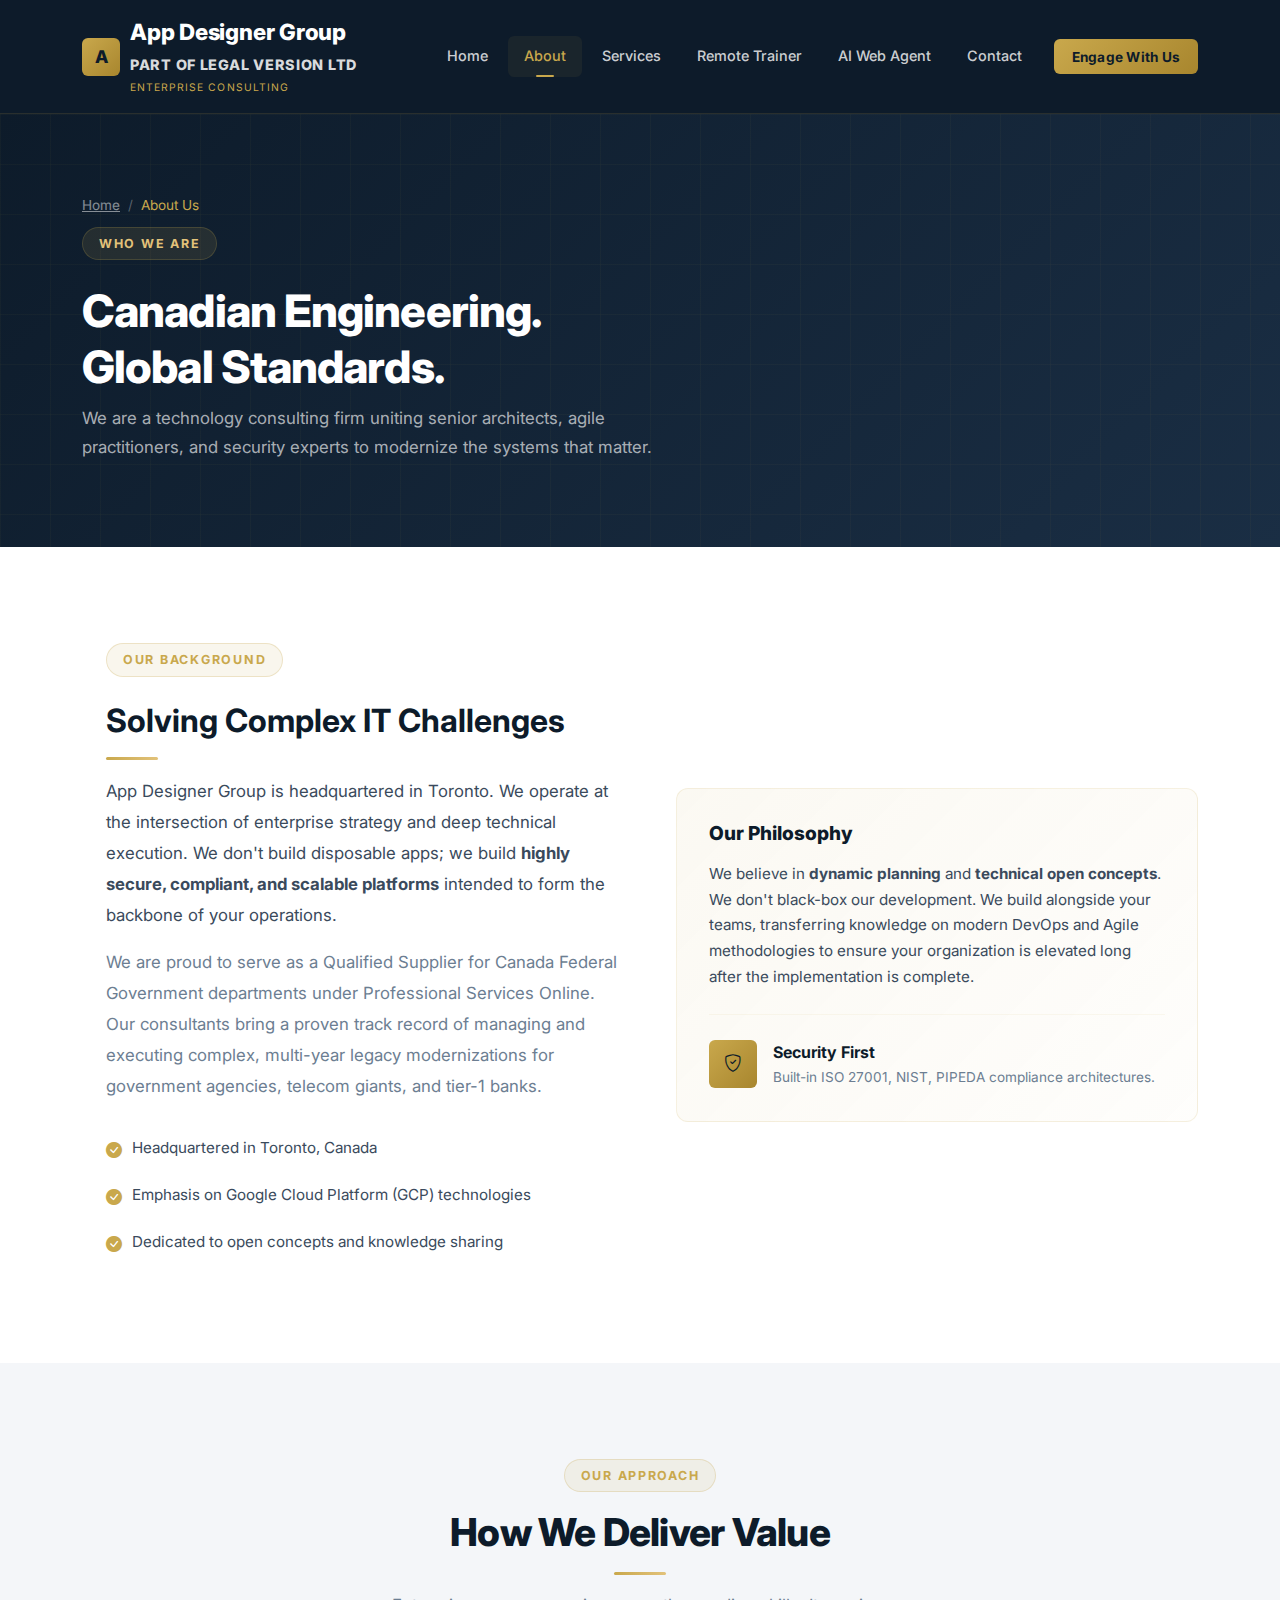
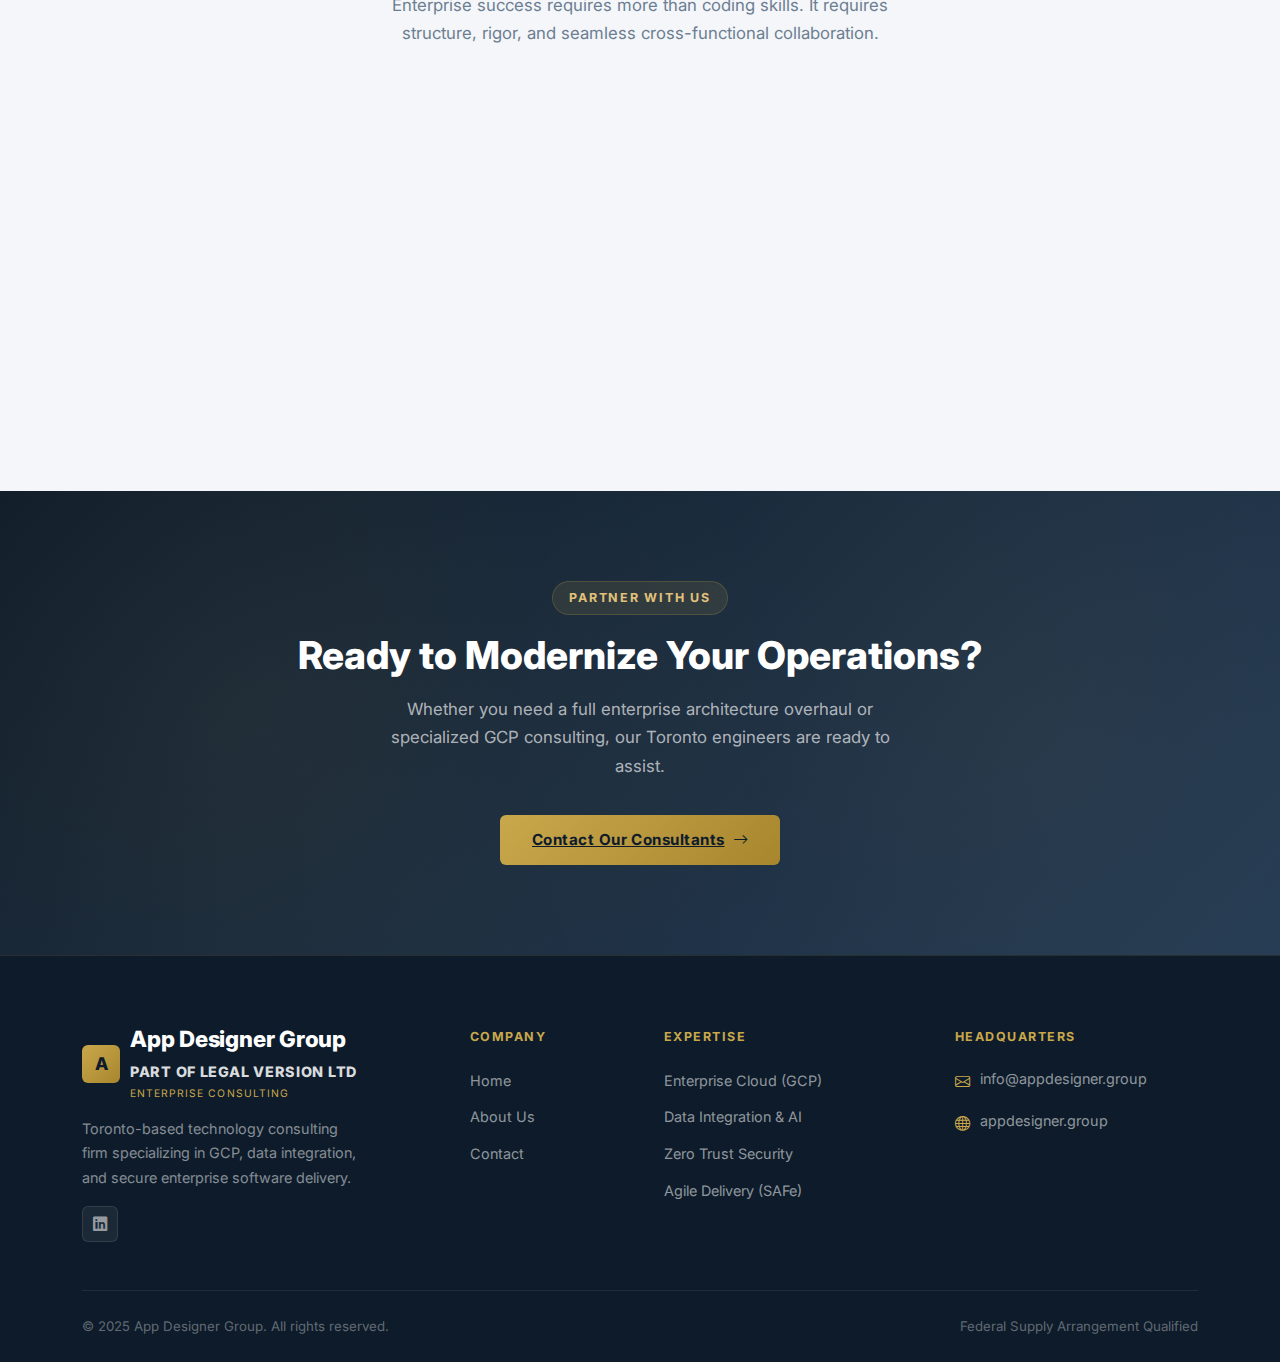
<file: about.html>
<!DOCTYPE html>
<html lang="en">

<head>
    <meta charset="UTF-8" />
    <meta name="viewport" content="width=device-width, initial-scale=1.0" />
    <title>About App Designer Group — Enterprise IT Consulting Toronto</title>
    <meta name="description"
        content="Learn about App Designer Group, a Canadian technology consulting firm based in Toronto focused on legacy modernization, Google Cloud, and DevSecOps." />
    <meta name="keywords"
        content="about app designer group, technology consulting Toronto, Canadian government IT supplier, enterprise agile delivery" />
    <meta name="robots" content="index, follow" />
    <link rel="canonical" href="https://appdesigner.group/about.html" />

    <!-- Open Graph -->
    <meta property="og:title" content="About App Designer Group" />
    <meta property="og:description"
        content="Canadian technology consultants bringing enterprise-grade Agile and Cloud solutions to complex organizational challenges." />
    <meta property="og:type" content="website" />
    <meta property="og:url" content="https://appdesigner.group/about.html" />

    <!-- Bootstrap 5 CDN -->
    <link rel="stylesheet" href="https://cdn.jsdelivr.net/npm/bootstrap@5.3.3/dist/css/bootstrap.min.css" />
    <!-- Bootstrap Icons -->
    <link rel="stylesheet" href="https://cdn.jsdelivr.net/npm/bootstrap-icons@1.11.3/font/bootstrap-icons.min.css" />
    <!-- Custom Styles -->
    <link rel="stylesheet" href="assets/style.css" />
</head>

<body>

    <!-- ======================== NAVBAR ======================== -->
    <nav class="navbar navbar-expand-lg" aria-label="Main navigation">
        <div class="container">
            <a class="navbar-brand" href="index.html">
                <div class="brand-icon">A</div>
                <div class="brand-text">
                    <span class="brand-name" style="font-size: 1.4rem; font-weight: 800; margin-bottom: 10px; display: block; line-height: 1.2;">App Designer Group</span>
                    <span style="font-size: 0.9rem; color: rgba(255,255,255,0.85); font-weight: 800; text-transform: uppercase; letter-spacing: 0.05em; margin-bottom: 8px; display: block; line-height: 1.2;">Part of Legal Version Ltd</span>
                    <span class="brand-sub" style="font-size: 0.65rem; font-weight: 400; color: var(--gold); text-transform: uppercase; letter-spacing: 0.1em; display: block; line-height: 1.2;">Enterprise Consulting</span>
                </div>
            </a>
            <button class="navbar-toggler" type="button" data-bs-toggle="collapse" data-bs-target="#navbarMain"
                aria-controls="navbarMain" aria-expanded="false" aria-label="Toggle navigation">
                <span class="navbar-toggler-icon"></span>
            </button>
            <div class="collapse navbar-collapse" id="navbarMain">
                <ul class="navbar-nav ms-auto align-items-lg-center gap-lg-1 mb-2 mb-lg-0">
                    <li class="nav-item"><a class="nav-link" href="index.html">Home</a></li>
                    <li class="nav-item"><a class="nav-link" href="about.html">About</a></li>
                    <li class="nav-item"><a class="nav-link" href="services.html">Services</a></li>
                    <li class="nav-item"><a class="nav-link" href="remote-trainer.html">Remote Trainer</a></li>
          <li class="nav-item"><a class="nav-link" href="ai-web-generator.html">AI Web Agent</a></li>
          <li class="nav-item"><a class="nav-link" href="contact.html">Contact</a></li>
                </ul>
                <a href="contact.html" class="btn btn-navbar-cta ms-lg-3">Engage With Us</a>
            </div>
        </div>
    </nav>

    <!-- ======================== PAGE HERO ======================== -->
    <div class="page-hero" aria-labelledby="about-heading">
        <div class="container">
            <nav aria-label="breadcrumb">
                <ol class="breadcrumb">
                    <li class="breadcrumb-item"><a href="index.html">Home</a></li>
                    <li class="breadcrumb-item active" aria-current="page">About Us</li>
                </ol>
            </nav>
            <span class="section-label light">Who We Are</span>
            <h1 id="about-heading" class="mt-2">Canadian Engineering.<br />Global Standards.</h1>
            <p>We are a technology consulting firm uniting senior architects, agile practitioners, and security experts
                to modernize the systems that matter.</p>
        </div>
    </div>

    <!-- ======================== MISSION / STORY ======================== -->
    <section>
        <div class="container">
            <div class="row align-items-center g-5 offset-lg-0">
                <div class="col-lg-6 fade-up">
                    <span class="section-label">Our Background</span>
                    <h2 class="mt-2">Solving Complex IT Challenges</h2>
                    <div class="gold-divider"></div>
                    <p class="mt-3" style="font-size:1.05rem; line-height:1.85;">
                        App Designer Group is headquartered in Toronto. We operate at the intersection of enterprise
                        strategy and deep technical execution. We don't build disposable apps; we build <strong>highly
                            secure, compliant, and scalable platforms</strong> intended to form the backbone of your
                        operations.
                    </p>
                    <p style="font-size:1.05rem; line-height:1.85; color: var(--text-light);">
                        We are proud to serve as a Qualified Supplier for Canada Federal Government departments under
                        Professional Services Online. Our consultants bring a proven track record of managing and
                        executing complex, multi-year legacy modernizations for government agencies, telecom giants, and
                        tier-1 banks.
                    </p>
                    <ul class="feature-list mt-4">
                        <li><i class="bi bi-check-circle-fill fi"></i> Headquartered in Toronto, Canada</li>
                        <li><i class="bi bi-check-circle-fill fi"></i> Emphasis on Google Cloud Platform (GCP)
                            technologies</li>
                        <li><i class="bi bi-check-circle-fill fi"></i> Dedicated to open concepts and knowledge sharing
                        </li>
                    </ul>
                </div>
                <div class="col-lg-6 fade-up">
                    <div class="highlight-box">
                        <h4 style="font-size: 1.2rem; font-weight: 800; color: var(--navy); margin-bottom:1rem;">Our
                            Philosophy</h4>
                        <p style="font-size: 0.95rem; line-height:1.7; color: var(--text-body);">
                            We believe in <strong>dynamic planning</strong> and <strong>technical open
                                concepts</strong>. We don't black-box our development. We build alongside your teams,
                            transferring knowledge on modern DevOps and Agile methodologies to ensure your organization
                            is elevated long after the implementation is complete.
                        </p>
                        <hr style="border-color: rgba(201,168,76,0.3); margin: 1.5rem 0;" />
                        <div class="d-flex align-items-center gap-3">
                            <div class="step-num"><i class="bi bi-shield-check"></i></div>
                            <div>
                                <div style="font-weight: 700; color: var(--navy); font-size:1rem;">Security First</div>
                                <div style="font-size: 0.85rem; color: var(--text-light);">Built-in ISO 27001, NIST,
                                    PIPEDA compliance architectures.</div>
                            </div>
                        </div>
                    </div>
                </div>
            </div>
        </div>
    </section>

    <!-- ======================== APPROACH ======================== -->
    <section class="section-light">
        <div class="container">
            <div class="section-header centered">
                <span class="section-label">Our Approach</span>
                <h2>How We Deliver Value</h2>
                <div class="gold-divider centered"></div>
                <p>Enterprise success requires more than coding skills. It requires structure, rigor, and seamless
                    cross-functional collaboration.</p>
            </div>
            <div class="row g-4">
                <div class="col-md-4 fade-up">
                    <div class="service-card text-center" style="padding: 2.5rem 2rem;">
                        <div class="service-icon mx-auto"><i class="bi bi-diagram-3"></i></div>
                        <h4>Scaled Agile (SAFe)</h4>
                        <p>We structure our delivery using PMO Governance, Scrum, and SAFe to manage large-scale,
                            multi-team dependencies seamlessly.</p>
                    </div>
                </div>
                <div class="col-md-4 fade-up">
                    <div class="service-card text-center" style="padding: 2.5rem 2rem;">
                        <div class="service-icon mx-auto"><i class="bi bi-cloud-check"></i></div>
                        <h4>DevSecOps Culture</h4>
                        <p>Security and operations are not afterthoughts. They are integrated into our CI/CD pipelines
                            and infrastructure-as-code deployments.</p>
                    </div>
                </div>
                <div class="col-md-4 fade-up">
                    <div class="service-card text-center" style="padding: 2.5rem 2rem;">
                        <div class="service-icon mx-auto"><i class="bi bi-bug"></i></div>
                        <h4>QA & Release Mgt</h4>
                        <p>We provide complete software Quality Assurance services, ensuring zero-defect releases into
                            mission-critical production environments.</p>
                    </div>
                </div>
            </div>
        </div>
    </section>

    <!-- ======================== CTA ======================== -->
    <section class="cta-section">
        <div class="container position-relative">
            <span class="section-label light">Partner With Us</span>
            <h2>Ready to Modernize Your Operations?</h2>
            <p>Whether you need a full enterprise architecture overhaul or specialized GCP consulting, our Toronto
                engineers are ready to assist.</p>
            <a href="contact.html" class="btn-primary-gold d-inline-flex">
                Contact Our Consultants <i class="bi bi-arrow-right"></i>
            </a>
        </div>
    </section>

    <!-- ======================== FOOTER ======================== -->
    <footer class="site-footer">
        <div class="container">
            <div class="row g-5">
                <div class="col-lg-4 footer-brand">
                    <a class="navbar-brand mb-2" href="index.html">
                        <div class="brand-icon">A</div>
                        <div class="brand-text">
                    <span class="brand-name" style="font-size: 1.4rem; font-weight: 800; margin-bottom: 10px; display: block; line-height: 1.2;">App Designer Group</span>
                    <span style="font-size: 0.9rem; color: rgba(255,255,255,0.85); font-weight: 800; text-transform: uppercase; letter-spacing: 0.05em; margin-bottom: 8px; display: block; line-height: 1.2;">Part of Legal Version Ltd</span>
                    <span class="brand-sub" style="font-size: 0.65rem; font-weight: 400; color: var(--gold); text-transform: uppercase; letter-spacing: 0.1em; display: block; line-height: 1.2;">Enterprise Consulting</span>
                </div>
                    </a>
                    <p>Toronto-based technology consulting firm specializing in GCP, data integration, and secure
                        enterprise software delivery.</p>
                    <div class="social-links mt-3">
                        <a href="#" class="social-link" aria-label="LinkedIn"><i class="bi bi-linkedin"></i></a>
                    </div>
                </div>
                <div class="col-sm-6 col-lg-2">
                    <div class="footer-heading">Company</div>
                    <ul class="footer-links">
                        <li><a href="index.html">Home</a></li>
                        <li><a href="about.html">About Us</a></li>
                        <li><a href="contact.html">Contact</a></li>
                    </ul>
                </div>
                <div class="col-sm-6 col-lg-3">
                    <div class="footer-heading">Expertise</div>
                    <ul class="footer-links">
                        <li><a href="services.html">Enterprise Cloud (GCP)</a></li>
                        <li><a href="services.html">Data Integration & AI</a></li>
                        <li><a href="services.html">Zero Trust Security</a></li>
                        <li><a href="services.html">Agile Delivery (SAFe)</a></li>
                    </ul>
                </div>
                <div class="col-lg-3">
                    <div class="footer-heading">Headquarters</div>
                    <div class="footer-contact-item">
            <i class="bi bi-envelope"></i>
            <a href="mailto:info@appdesigner.group">info@appdesigner.group</a>
          </div>
                    <div class="footer-contact-item">
                        <i class="bi bi-globe"></i>
                        <a href="https://appdesigner.group" target="_blank" rel="noopener">appdesigner.group</a>
                    </div>
                </div>
            </div>
            <div class="footer-bottom">
                <div class="row align-items-center">
                    <div class="col-md-6">
                        <p>© 2025 App Designer Group. All rights reserved.</p>
                    </div>
                    <div class="col-md-6 text-md-end">
                        <p>Federal Supply Arrangement Qualified</p>
                    </div>
                </div>
            </div>
        </div>
    </footer>

    <script src="https://cdn.jsdelivr.net/npm/bootstrap@5.3.3/dist/js/bootstrap.bundle.min.js"></script>
    <script src="assets/script.js"></script>
</body>

</html>
</file>
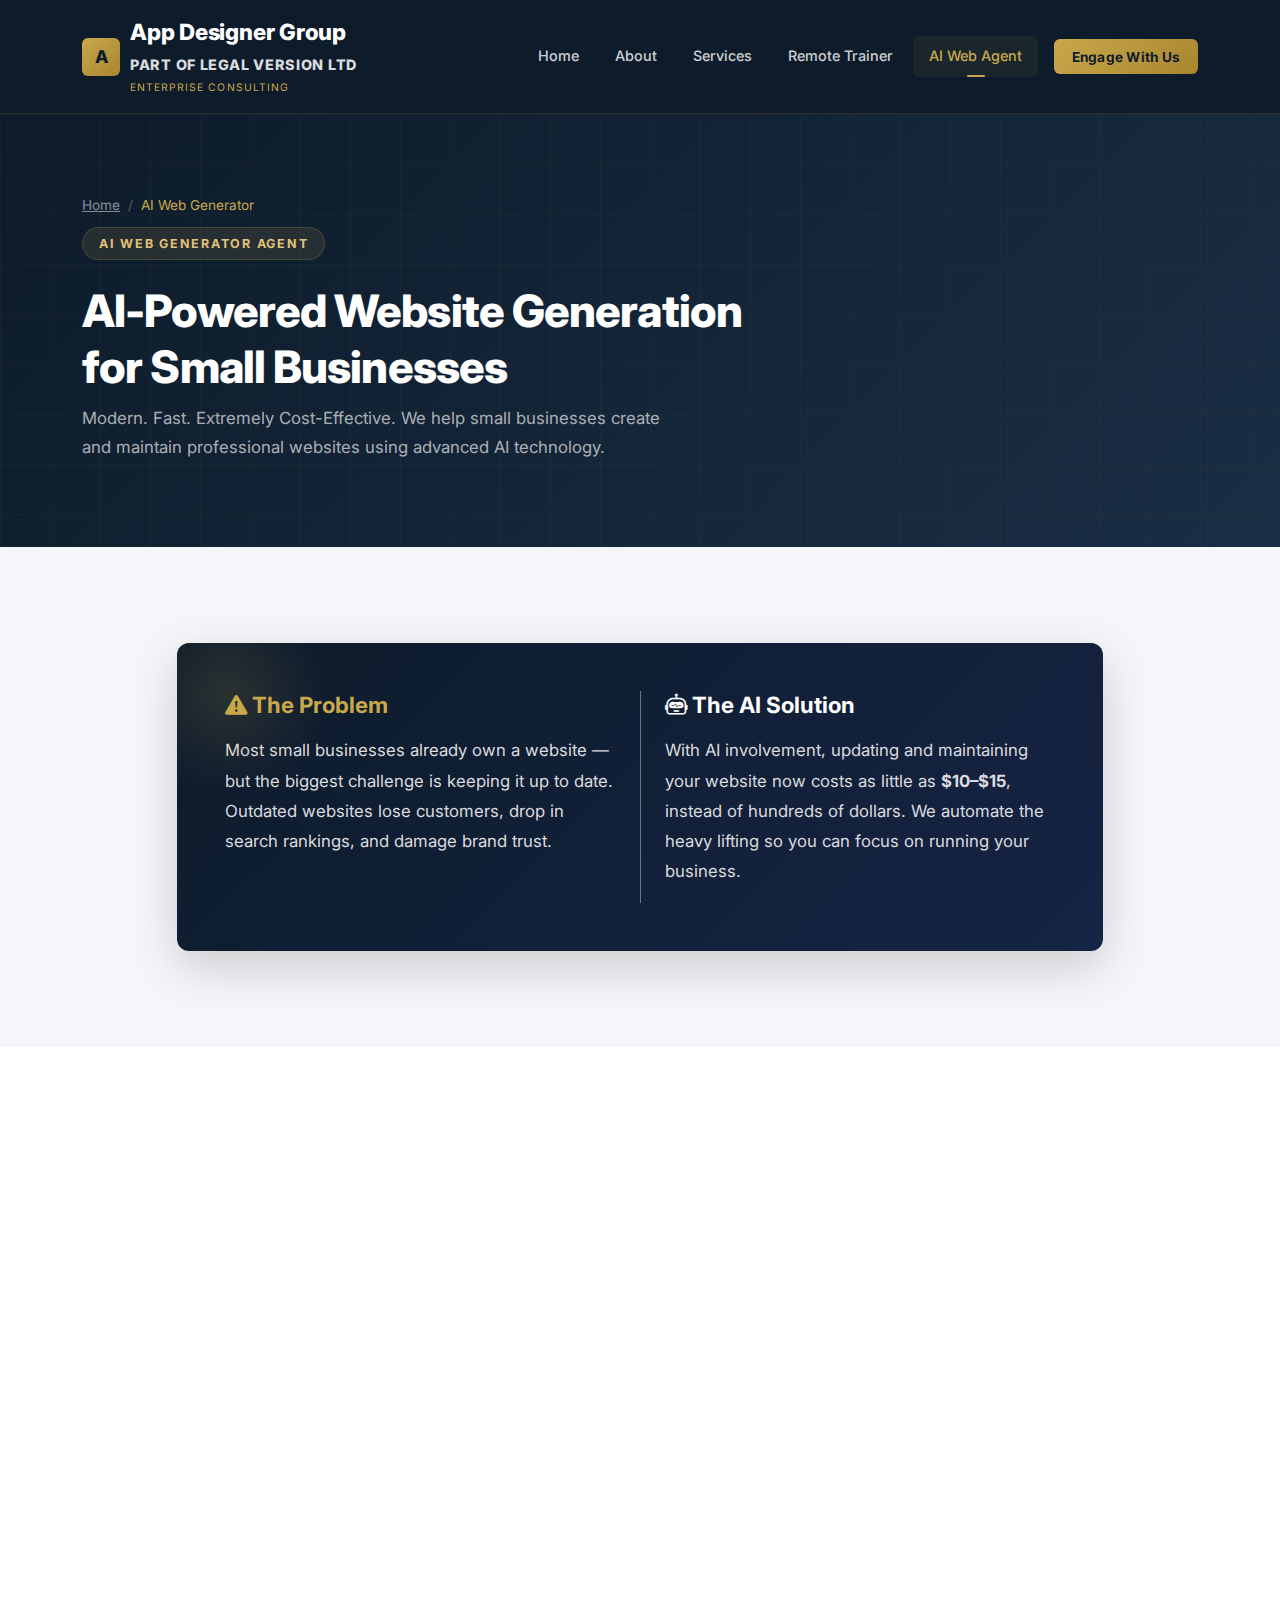
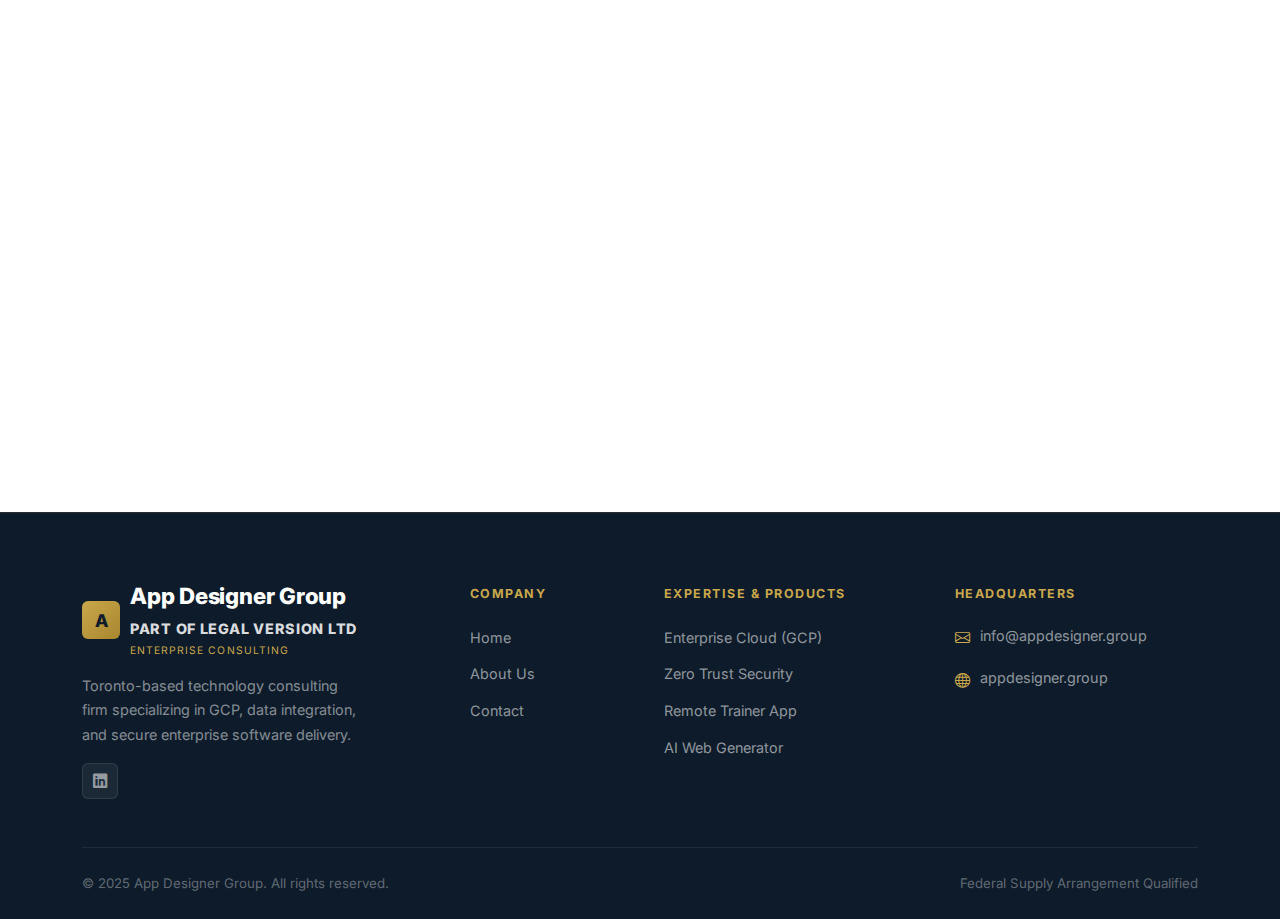
<file: ai-web-generator.html>
<!DOCTYPE html>
<html lang="en">

<head>
    <meta charset="UTF-8" />
    <meta name="viewport" content="width=device-width, initial-scale=1.0" />
    <title>AI Web Generator — App Designer Group</title>
    <meta name="description"
        content="AI-Powered Website Generation for Small Businesses. Modern, fast, and extremely cost-effective. Get a free website offer or a $100 Pro package." />
    <meta name="robots" content="index, follow" />

    <link rel="stylesheet" href="https://cdn.jsdelivr.net/npm/bootstrap@5.3.3/dist/css/bootstrap.min.css" />
    <link rel="stylesheet" href="https://cdn.jsdelivr.net/npm/bootstrap-icons@1.11.3/font/bootstrap-icons.min.css" />
    <link rel="stylesheet" href="assets/style.css" />

    <style>
        .pricing-card {
            background: var(--white);
            border: 1px solid var(--light-gray);
            border-radius: var(--radius-md);
            padding: 2.5rem 2rem;
            height: 100%;
            transition: all var(--transition);
            position: relative;
            overflow: hidden;
            display: flex;
            flex-direction: column;
        }

        .pricing-card:hover {
            transform: translateY(-5px);
            box-shadow: var(--shadow-md);
            border-color: rgba(201, 168, 76, 0.2);
        }

        .pricing-card.popular {
            border: 2px solid var(--gold);
            box-shadow: var(--shadow-sm);
        }

        .pricing-card.popular::before {
            content: 'RECOMMENDED';
            position: absolute;
            top: 15px;
            right: -35px;
            background: var(--gold);
            color: var(--navy);
            font-size: 0.65rem;
            font-weight: 800;
            padding: 5px 40px;
            transform: rotate(45deg);
            letter-spacing: 0.1em;
        }

        .price-text {
            font-size: 2.5rem;
            font-weight: 800;
            color: var(--navy);
            line-height: 1;
            margin-bottom: 0.5rem;
        }

        .price-period {
            font-size: 0.9rem;
            color: var(--text-light);
            font-weight: 500;
        }

        .problem-solution-box {
            background: linear-gradient(135deg, var(--navy) 0%, #162445 100%);
            color: var(--white);
            border-radius: var(--radius-md);
            padding: 3rem;
            position: relative;
            overflow: hidden;
        }

        .problem-solution-box::before {
            content: '';
            position: absolute;
            top: -50px;
            left: -50px;
            width: 200px;
            height: 200px;
            background: radial-gradient(circle, rgba(201, 168, 76, 0.15), transparent 70%);
            border-radius: 50%;
        }
    </style>
</head>

<body>

    <!-- ======================== NAVBAR ======================== -->
    <nav class="navbar navbar-expand-lg" aria-label="Main navigation">
        <div class="container">
            <a class="navbar-brand" href="index.html">
                <div class="brand-icon">A</div>
                <div class="brand-text">
                    <span class="brand-name" style="font-size: 1.4rem; font-weight: 800; margin-bottom: 10px; display: block; line-height: 1.2;">App Designer Group</span>
                    <span style="font-size: 0.9rem; color: rgba(255,255,255,0.85); font-weight: 800; text-transform: uppercase; letter-spacing: 0.05em; margin-bottom: 8px; display: block; line-height: 1.2;">Part of Legal Version Ltd</span>
                    <span class="brand-sub" style="font-size: 0.65rem; font-weight: 400; color: var(--gold); text-transform: uppercase; letter-spacing: 0.1em; display: block; line-height: 1.2;">Enterprise Consulting</span>
                </div>
            </a>
            <button class="navbar-toggler" type="button" data-bs-toggle="collapse" data-bs-target="#navbarMain"
                aria-controls="navbarMain" aria-expanded="false" aria-label="Toggle navigation">
                <span class="navbar-toggler-icon"></span>
            </button>
            <div class="collapse navbar-collapse" id="navbarMain">
                <ul class="navbar-nav ms-auto align-items-lg-center gap-lg-1 mb-2 mb-lg-0">
                    <li class="nav-item"><a class="nav-link" href="index.html">Home</a></li>
                    <li class="nav-item"><a class="nav-link" href="about.html">About</a></li>
                    <li class="nav-item"><a class="nav-link" href="services.html">Services</a></li>
                    <li class="nav-item"><a class="nav-link" href="remote-trainer.html">Remote Trainer</a></li>
                    <li class="nav-item"><a class="nav-link active" href="ai-web-generator.html">AI Web Agent</a></li>
                </ul>
                <a href="contact.html" class="btn btn-navbar-cta ms-lg-3">Engage With Us</a>
            </div>
        </div>
    </nav>

    <!-- ======================== PAGE HERO ======================== -->
    <div class="page-hero" aria-labelledby="ai-heading">
        <div class="container">
            <nav aria-label="breadcrumb">
                <ol class="breadcrumb">
                    <li class="breadcrumb-item"><a href="index.html">Home</a></li>
                    <li class="breadcrumb-item active" aria-current="page">AI Web Generator</li>
                </ol>
            </nav>
            <span class="section-label light">AI Web Generator Agent</span>
            <h1 id="ai-heading" class="mt-2">AI-Powered Website Generation<br />for Small Businesses</h1>
            <p>Modern. Fast. Extremely Cost-Effective. We help small businesses create and maintain professional
                websites using advanced AI technology.</p>
        </div>
    </div>

    <!-- ======================== PROBLEM / SOLUTION ======================== -->
    <section class="section-light">
        <div class="container">
            <div class="row justify-content-center">
                <div class="col-lg-10 fade-up">
                    <div class="problem-solution-box shadow-lg">
                        <div class="row g-5">
                            <div class="col-md-6">
                                <h3 style="color:var(--gold); font-size:1.4rem; margin-bottom:1rem;"><i
                                        class="bi bi-exclamation-triangle-fill"></i> The Problem</h3>
                                <p style="color:rgba(255,255,255,0.85); line-height:1.8; font-size:1.05rem;">
                                    Most small businesses already own a website — but the biggest challenge is keeping
                                    it up to date. Outdated websites lose customers, drop in search rankings, and damage
                                    brand trust.
                                </p>
                            </div>
                            <div class="col-md-6 border-start border-secondary">
                                <h3 style="color:var(--white); font-size:1.4rem; margin-bottom:1rem;"><i
                                        class="bi bi-robot"></i> The AI Solution</h3>
                                <p style="color:rgba(255,255,255,0.85); line-height:1.8; font-size:1.05rem;">
                                    With AI involvement, updating and maintaining your website now costs as little as
                                    <strong>$10–$15</strong>, instead of hundreds of dollars. We automate the heavy
                                    lifting so you can focus on running your business.
                                </p>
                            </div>
                        </div>
                    </div>
                </div>
            </div>
        </div>
    </section>

    <!-- ======================== PRICING / PLANS ======================== -->
    <section>
        <div class="container">
            <div class="section-header centered fade-up">
                <span class="section-label">Pricing Packages</span>
                <h2>Transparent & Risk-Free Options</h2>
                <div class="gold-divider centered"></div>
                <p>Choose the model that fits your business needs. No hidden fees.</p>
            </div>

            <div class="row g-4 justify-content-center">

                <!-- FREE PLAN -->
                <div class="col-lg-5 fade-up">
                    <div class="pricing-card">
                        <div
                            style="font-size:1.2rem; font-weight:700; color:var(--text-light); text-transform:uppercase; letter-spacing:1px; margin-bottom:0.5rem;">
                            Free Website Offer</div>
                        <div class="price-text">Free <span class="price-period">/ 1 Year</span></div>
                        <p
                            style="color:var(--text-body); font-size:0.95rem; line-height:1.6; margin-top:1rem; margin-bottom:2rem; height:45px;">
                            We generate a modern, responsive website completely FREE for your business to review.
                        </p>
                        <ul class="feature-list mb-4">
                            <li><i class="bi bi-shield-lock-fill fi"></i> Protected by a PIN for your private review
                            </li>
                            <li><i class="bi bi-eye-fill fi"></i> Review and approve before going public</li>
                            <li><i class="bi bi-unlock-fill fi"></i> Decide to keep it? We remove the PIN and publish
                            </li>
                            <li><i class="bi bi-x-circle-fill fi" style="color:var(--mid-gray);"></i> Domain name is NOT
                                included</li>
                        </ul>
                        <div class="mt-auto"
                            style="background:var(--off-white); padding:1rem; border-radius:var(--radius-sm); text-align:center; margin-bottom:1.5rem;">
                            <strong>No obligation. No pressure. No contract.</strong>
                        </div>
                        <div class="text-center">
                            <a href="#how-to-apply" onclick="revealNextSteps(event)"
                                class="btn-outline-gold w-100 justify-content-center">Claim Free Preview</a>
                        </div>
                    </div>
                </div>

                <!-- PRO PLAN -->
                <div class="col-lg-5 fade-up">
                    <div class="pricing-card popular">
                        <div
                            style="font-size:1.2rem; font-weight:700; color:var(--gold); text-transform:uppercase; letter-spacing:1px; margin-bottom:0.5rem;">
                            PRO Package</div>
                        <div class="price-text">$100 <span class="price-period">/ One-Time</span></div>
                        <p
                            style="color:var(--text-body); font-size:0.95rem; line-height:1.6; margin-top:1rem; margin-bottom:2rem; height:45px;">
                            Upgrade to full ownership, domain registration, and customization tailored to you.
                        </p>
                        <ul class="feature-list mb-4">
                            <li><i class="bi bi-check-circle-fill fi"></i> <strong>Two basic revisions</strong> based on
                                your custom requirements</li>
                            <li><i class="bi bi-check-circle-fill fi"></i> <strong>Full ownership</strong> of all
                                website files</li>
                            <li><i class="bi bi-check-circle-fill fi"></i> <strong>1-year domain registration</strong>
                                (standard domains only)</li>
                            <li><i class="bi bi-check-circle-fill fi"></i> <strong>Free hosting</strong> on GitHub</li>
                        </ul>
                        <div class="mt-auto"
                            style="background:rgba(201,168,76,0.1); border:1px solid rgba(201,168,76,0.2); padding:1rem; border-radius:var(--radius-sm); text-align:center; margin-bottom:1.5rem; color:var(--navy);">
                            <strong>Best value for permanent web presence.</strong>
                        </div>
                        <div class="text-center">
                            <a href="#how-to-apply" onclick="revealNextSteps(event)"
                                class="btn-primary-gold w-100 justify-content-center">Upgrade to Pro</a>
                        </div>
                    </div>
                </div>

            </div>
        </div>
    </section>

    <!-- ======================== HOW TO APPLY ======================== -->
    <section id="how-to-apply" class="cta-section" style="text-align: left; display: none;">
        <div class="container position-relative">
            <div class="row justify-content-center">
                <div class="col-lg-8 fade-up text-center">
                    <span class="section-label light">Next Steps</span>
                    <h2 style="color:var(--white); margin-bottom:1rem;">How to Claim Your Offer</h2>
                    <p style="color:rgba(255,255,255,0.85); font-size: 1.1rem; margin-bottom:2rem;">
                        To claim your free preview or upgrade to Pro, email your business information to <br />
                        <strong><a href="mailto:ps@appdesigner.group"
                                style="color:var(--gold); text-decoration:none; font-size:1.2rem;">ps@appdesigner.group</a></strong>
                    </p>
                </div>
            </div>

            <div class="row justify-content-center">
                <div class="col-lg-8 fade-up">
                    <div
                        style="background:rgba(255,255,255,0.05); border: 1px solid rgba(255,255,255,0.1); padding:2.5rem; border-radius:var(--radius-md); backdrop-filter: blur(10px);">
                        <p style="color:var(--gold); font-weight:600; margin-bottom:1rem;">Please include the following
                            in your email:</p>
                        <ul
                            style="list-style:none; padding-left:0; margin-bottom:2rem; font-size:1.05rem; color:var(--white); line-height:2.2;">
                            <li><i class="bi bi-building fi" style="color:var(--gold);"></i> <strong>Business
                                    name:</strong></li>
                            <li><i class="bi bi-briefcase fi" style="color:var(--gold);"></i> <strong>Business
                                    type:</strong></li>
                            <li><i class="bi bi-geo-alt fi" style="color:var(--gold);"></i> <strong>Location:</strong>
                            </li>
                            <li><i class="bi bi-palette fi" style="color:var(--gold);"></i> <strong>Preferred
                                    Color:</strong></li>
                            <li><i class="bi bi-person-lines-fill fi" style="color:var(--gold);"></i> <strong>Contact
                                    details:</strong> (PHONE | EMAIL | ADDRESS)</li>
                        </ul>

                        <div
                            style="background:rgba(201,168,76,0.15); padding:1.2rem; border-radius:var(--radius-sm); border-left: 4px solid var(--gold);">
                            <p style="margin-bottom:0; color:var(--white); font-weight:500;">
                                <i class="bi bi-magic" style="color:var(--gold); margin-right:8px;"></i>
                                Our AI web generator agent will create a modern website and send you a preview version
                                for your review!
                            </p>
                        </div>
                    </div>
                </div>
            </div>
        </div>
    </section>

    <!-- ======================== FOOTER ======================== -->
    <footer class="site-footer">
        <div class="container">
            <div class="row g-5">
                <div class="col-lg-4 footer-brand">
                    <a class="navbar-brand mb-2" href="index.html">
                        <div class="brand-icon">A</div>
                        <div class="brand-text">
                    <span class="brand-name" style="font-size: 1.4rem; font-weight: 800; margin-bottom: 10px; display: block; line-height: 1.2;">App Designer Group</span>
                    <span style="font-size: 0.9rem; color: rgba(255,255,255,0.85); font-weight: 800; text-transform: uppercase; letter-spacing: 0.05em; margin-bottom: 8px; display: block; line-height: 1.2;">Part of Legal Version Ltd</span>
                    <span class="brand-sub" style="font-size: 0.65rem; font-weight: 400; color: var(--gold); text-transform: uppercase; letter-spacing: 0.1em; display: block; line-height: 1.2;">Enterprise Consulting</span>
                </div>
                    </a>
                    <p>Toronto-based technology consulting firm specializing in GCP, data integration, and secure
                        enterprise software delivery.</p>
                    <div class="social-links mt-3">
                        <a href="#" class="social-link" aria-label="LinkedIn"><i class="bi bi-linkedin"></i></a>
                    </div>
                </div>
                <div class="col-sm-6 col-lg-2">
                    <div class="footer-heading">Company</div>
                    <ul class="footer-links">
                        <li><a href="index.html">Home</a></li>
                        <li><a href="about.html">About Us</a></li>
                        <li><a href="contact.html">Contact</a></li>
                    </ul>
                </div>
                <div class="col-sm-6 col-lg-3">
                    <div class="footer-heading">Expertise & Products</div>
                    <ul class="footer-links">
                        <li><a href="services.html">Enterprise Cloud (GCP)</a></li>
                        <li><a href="services.html">Zero Trust Security</a></li>
                        <li><a href="remote-trainer.html">Remote Trainer App</a></li>
                        <li><a href="ai-web-generator.html">AI Web Generator</a></li>
                    </ul>
                </div>
                <div class="col-lg-3">
                    <div class="footer-heading">Headquarters</div>
                    <div class="footer-contact-item">
            <i class="bi bi-envelope"></i>
            <a href="mailto:info@appdesigner.group">info@appdesigner.group</a>
          </div>
                    <div class="footer-contact-item">
                        <i class="bi bi-globe"></i>
                        <a href="https://appdesigner.group" target="_blank" rel="noopener">appdesigner.group</a>
                    </div>
                </div>
            </div>
            <div class="footer-bottom">
                <div class="row align-items-center">
                    <div class="col-md-6">
                        <p>© 2025 App Designer Group. All rights reserved.</p>
                    </div>
                    <div class="col-md-6 text-md-end">
                        <p>Federal Supply Arrangement Qualified</p>
                    </div>
                </div>
            </div>
        </div>
    </footer>

    <script src="https://cdn.jsdelivr.net/npm/bootstrap@5.3.3/dist/js/bootstrap.bundle.min.js"></script>
    <script src="assets/script.js"></script>
    <script>
        function revealNextSteps(e) {
            e.preventDefault();
            const nextSteps = document.getElementById('how-to-apply');
            nextSteps.style.display = 'block';

            // Re-trigger fade-up animation logic globally if needed, or simply scroll to it
            setTimeout(() => {
                nextSteps.scrollIntoView({ behavior: 'smooth', block: 'start' });
                // Force opacity to 1 incase it had a fade-up class that hasn't triggered
                const fadeElements = nextSteps.querySelectorAll('.fade-up');
                fadeElements.forEach(el => el.classList.add('visible'));
            }, 50);
        }
    </script>
</body>

</html>
</file>
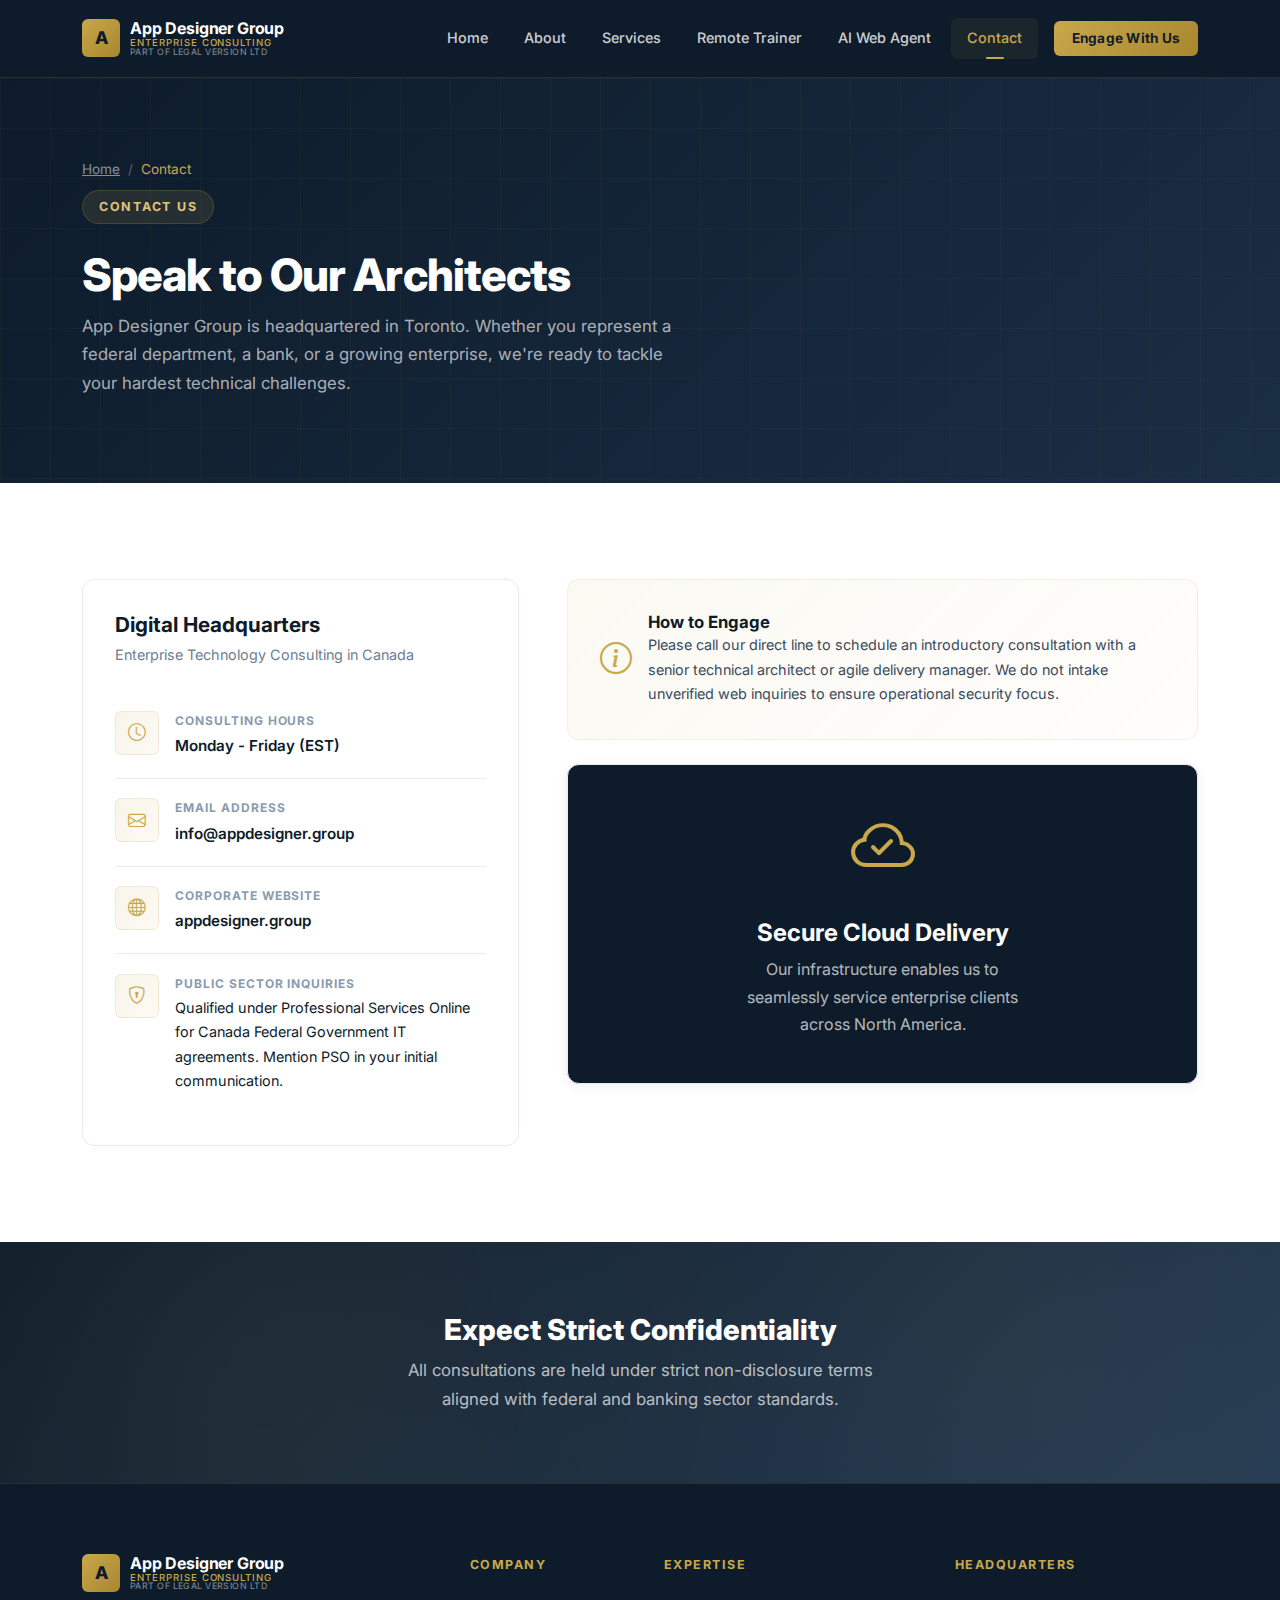
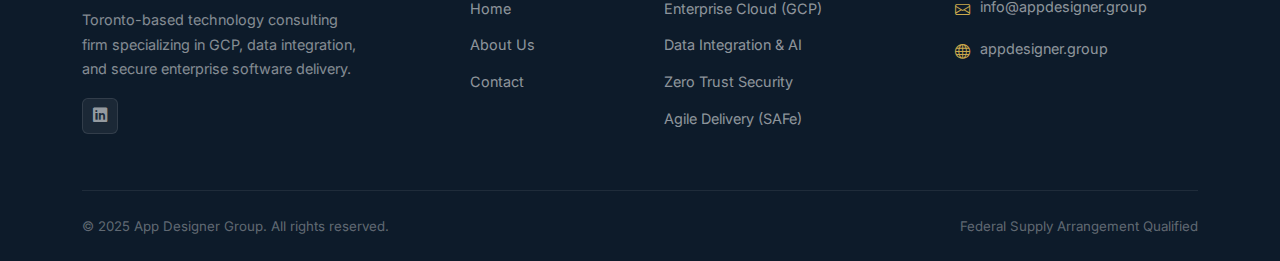
<file: contact.html>
<!DOCTYPE html>
<html lang="en">

<head>
    <meta charset="UTF-8" />
    <meta name="viewport" content="width=device-width, initial-scale=1.0" />
    <title>Contact App Designer Group — Toronto Technology Consulting</title>
    <meta name="description"
        content="Contact App Designer Group online. to discuss enterprise software and GCP modernization." />
    <meta name="keywords"
        content="contact app designer group, technology consultant Toronto, hire GCP developers Canada, enterprise software consulting contact" />
    <meta name="robots" content="index, follow" />
    <link rel="canonical" href="https://appdesigner.group/contact.html" />

    <meta property="og:title" content="Contact App Designer Group" />
    <meta property="og:description"
        content="Get in touch with Toronto's leading enterprise technology consulting firm." />
    <meta property="og:type" content="website" />
    <meta property="og:url" content="https://appdesigner.group/contact.html" />

    <link rel="stylesheet" href="https://cdn.jsdelivr.net/npm/bootstrap@5.3.3/dist/css/bootstrap.min.css" />
    <link rel="stylesheet" href="https://cdn.jsdelivr.net/npm/bootstrap-icons@1.11.3/font/bootstrap-icons.min.css" />
    <link rel="stylesheet" href="assets/style.css" />
</head>

<body>

    <!-- ======================== NAVBAR ======================== -->
    <nav class="navbar navbar-expand-lg" aria-label="Main navigation">
        <div class="container">
            <a class="navbar-brand" href="index.html">
                <div class="brand-icon">A</div>
                <div class="brand-text">
                    <span class="brand-name">App Designer Group</span>
                    <span class="brand-sub" style="font-size: 0.6rem;">Enterprise Consulting</span>
                    <span
                        style="font-size: 0.55rem; color: rgba(255,255,255,0.5); text-transform: uppercase; letter-spacing: 0.05em; margin-top: -2px;">Part
                        of Legal Version Ltd</span>
                </div>
            </a>
            <button class="navbar-toggler" type="button" data-bs-toggle="collapse" data-bs-target="#navbarMain"
                aria-controls="navbarMain" aria-expanded="false" aria-label="Toggle navigation">
                <span class="navbar-toggler-icon"></span>
            </button>
            <div class="collapse navbar-collapse" id="navbarMain">
                <ul class="navbar-nav ms-auto align-items-lg-center gap-lg-1 mb-2 mb-lg-0">
                    <li class="nav-item"><a class="nav-link" href="index.html">Home</a></li>
                    <li class="nav-item"><a class="nav-link" href="about.html">About</a></li>
                    <li class="nav-item"><a class="nav-link" href="services.html">Services</a></li>
                    <li class="nav-item"><a class="nav-link" href="remote-trainer.html">Remote Trainer</a></li>
                    <li class="nav-item"><a class="nav-link" href="ai-web-generator.html">AI Web Agent</a></li>
                    <li class="nav-item"><a class="nav-link" href="contact.html">Contact</a></li>
                </ul>
                <a href="contact.html" class="btn btn-navbar-cta ms-lg-3">Engage With Us</a>
            </div>
        </div>
    </nav>

    <!-- ======================== PAGE HERO ======================== -->
    <div class="page-hero" aria-labelledby="contact-heading">
        <div class="container">
            <nav aria-label="breadcrumb">
                <ol class="breadcrumb">
                    <li class="breadcrumb-item"><a href="index.html">Home</a></li>
                    <li class="breadcrumb-item active" aria-current="page">Contact</li>
                </ol>
            </nav>
            <span class="section-label light">Contact Us</span>
            <h1 id="contact-heading" class="mt-2">Speak to Our Architects</h1>
            <p>App Designer Group is headquartered in Toronto. Whether you represent a federal department, a bank, or a
                growing enterprise, we're ready to tackle your hardest technical challenges.</p>
        </div>
    </div>

    <!-- ======================== CONTACT LAYOUT (NO FORM) ======================== -->
    <section>
        <div class="container">
            <div class="row g-5">

                <!-- Contact Cards -->
                <div class="col-lg-5">
                    <div class="contact-info-card fade-up">
                        <h3 style="font-size:1.3rem; font-weight:700; margin-bottom:0.3rem; color:var(--navy);">Digital
                            Headquarters</h3>
                        <p style="font-size:0.9rem; color:var(--text-light); margin-bottom:1.5rem;">Enterprise
                            Technology Consulting in Canada</p>

                        <div class="contact-info-item">
                            <div class="ci-icon"><i class="bi bi-clock"></i></div>
                            <div class="ci-content">
                                <div class="ci-label">Consulting Hours</div>
                                <div class="ci-value">Monday - Friday (EST)</div>
                            </div>
                        </div>
                        <div class="contact-info-item">
                            <div class="ci-icon"><i class="bi bi-envelope"></i></div>
                            <div class="ci-content">
                                <div class="ci-label">Email Address</div>
                                <div class="ci-value">
                                    <a href="mailto:info@appdesigner.group">info@appdesigner.group</a>
                                </div>
                            </div>
                        </div>
                        <div class="contact-info-item">
                            <div class="ci-icon"><i class="bi bi-globe"></i></div>
                            <div class="ci-content">
                                <div class="ci-label">Corporate Website</div>
                                <div class="ci-value">
                                    <a href="https://appdesigner.group" target="_blank"
                                        rel="noopener">appdesigner.group</a>
                                </div>
                            </div>
                        </div>

                        <div class="contact-info-item">
                            <div class="ci-icon"><i class="bi bi-shield-lock"></i></div>
                            <div class="ci-content">
                                <div class="ci-label">Public Sector Inquiries</div>
                                <div class="ci-value" style="font-weight:400; font-size:0.9rem;">
                                    Qualified under Professional Services Online for Canada Federal Government IT
                                    agreements. Mention PSO in your initial communication.
                                </div>
                            </div>
                        </div>
                    </div>
                </div>

                <!-- Secondary Info & Map -->
                <div class="col-lg-7">
                    <div class="highlight-box fade-up mb-4 d-flex align-items-center gap-3">
                        <div style="font-size:2rem; color:var(--gold);"><i class="bi bi-info-circle"></i></div>
                        <div>
                            <h5 style="margin:0; font-weight:700; color:var(--navy); font-size:1.05rem;">How to Engage
                            </h5>
                            <p style="margin:0; font-size:0.9rem; color:var(--text-body);">Please call our direct line
                                to schedule an introductory consultation with a senior technical architect or agile
                                delivery manager. We do not intake unverified web inquiries to ensure operational
                                security focus.</p>
                        </div>
                    </div>

                    <!-- Removed Map Content -->
                    <div class="map-wrapper fade-up"
                        style="background: var(--navy); display: flex; flex-direction:column; justify-content:center; align-items:center; color: var(--gold); text-align:center; padding: 2rem;">
                        <i class="bi bi-cloud-check" style="font-size: 4rem; margin-bottom:1rem;"></i>
                        <h4 style="color:var(--white);">Secure Cloud Delivery</h4>
                        <p style="color:rgba(255,255,255,0.7); max-width:300px;">Our infrastructure enables us to
                            seamlessly service enterprise clients across North America.</p>
                    </div>
                </div>
            </div>
        </div>
        </div>
    </section>

    <!-- ======================== CTA ======================== -->
    <section class="cta-section" style="padding: 70px 0;">
        <div class="container position-relative text-center">
            <h2 style="font-size:1.8rem; margin-bottom: 0.5rem;">Expect Strict Confidentiality</h2>
            <p style="max-width: 500px; margin: 0 auto; color:rgba(255,255,255,0.7);">All consultations are held under
                strict non-disclosure terms aligned with federal and banking sector standards.</p>
        </div>
    </section>

    <!-- ======================== FOOTER ======================== -->
    <footer class="site-footer">
        <div class="container">
            <div class="row g-5">
                <div class="col-lg-4 footer-brand">
                    <a class="navbar-brand mb-2" href="index.html">
                        <div class="brand-icon">A</div>
                        <div class="brand-text">
                            <span class="brand-name">App Designer Group</span>
                            <span class="brand-sub" style="font-size: 0.6rem;">Enterprise Consulting</span>
                            <span
                                style="font-size: 0.55rem; color: rgba(255,255,255,0.5); text-transform: uppercase; letter-spacing: 0.05em; margin-top: -2px;">Part
                                of Legal Version Ltd</span>
                        </div>
                    </a>
                    <p>Toronto-based technology consulting firm specializing in GCP, data integration, and secure
                        enterprise software delivery.</p>
                    <div class="social-links mt-3">
                        <a href="#" class="social-link" aria-label="LinkedIn"><i class="bi bi-linkedin"></i></a>
                    </div>
                </div>
                <div class="col-sm-6 col-lg-2">
                    <div class="footer-heading">Company</div>
                    <ul class="footer-links">
                        <li><a href="index.html">Home</a></li>
                        <li><a href="about.html">About Us</a></li>
                        <li><a href="contact.html">Contact</a></li>
                    </ul>
                </div>
                <div class="col-sm-6 col-lg-3">
                    <div class="footer-heading">Expertise</div>
                    <ul class="footer-links">
                        <li><a href="services.html">Enterprise Cloud (GCP)</a></li>
                        <li><a href="services.html">Data Integration & AI</a></li>
                        <li><a href="services.html">Zero Trust Security</a></li>
                        <li><a href="services.html">Agile Delivery (SAFe)</a></li>
                    </ul>
                </div>
                <div class="col-lg-3">
                    <div class="footer-heading">Headquarters</div>
                    <div class="footer-contact-item">
            <i class="bi bi-envelope"></i>
            <a href="mailto:info@appdesigner.group">info@appdesigner.group</a>
          </div>
                    <div class="footer-contact-item">
                        <i class="bi bi-globe"></i>
                        <a href="https://appdesigner.group" target="_blank" rel="noopener">appdesigner.group</a>
                    </div>
                </div>
            </div>
            <div class="footer-bottom">
                <div class="row align-items-center">
                    <div class="col-md-6">
                        <p>© 2025 App Designer Group. All rights reserved.</p>
                    </div>
                    <div class="col-md-6 text-md-end">
                        <p>Federal Supply Arrangement Qualified</p>
                    </div>
                </div>
            </div>
        </div>
    </footer>

    <script src="https://cdn.jsdelivr.net/npm/bootstrap@5.3.3/dist/js/bootstrap.bundle.min.js"></script>
    <script src="assets/script.js"></script>
</body>

</html>
</file>
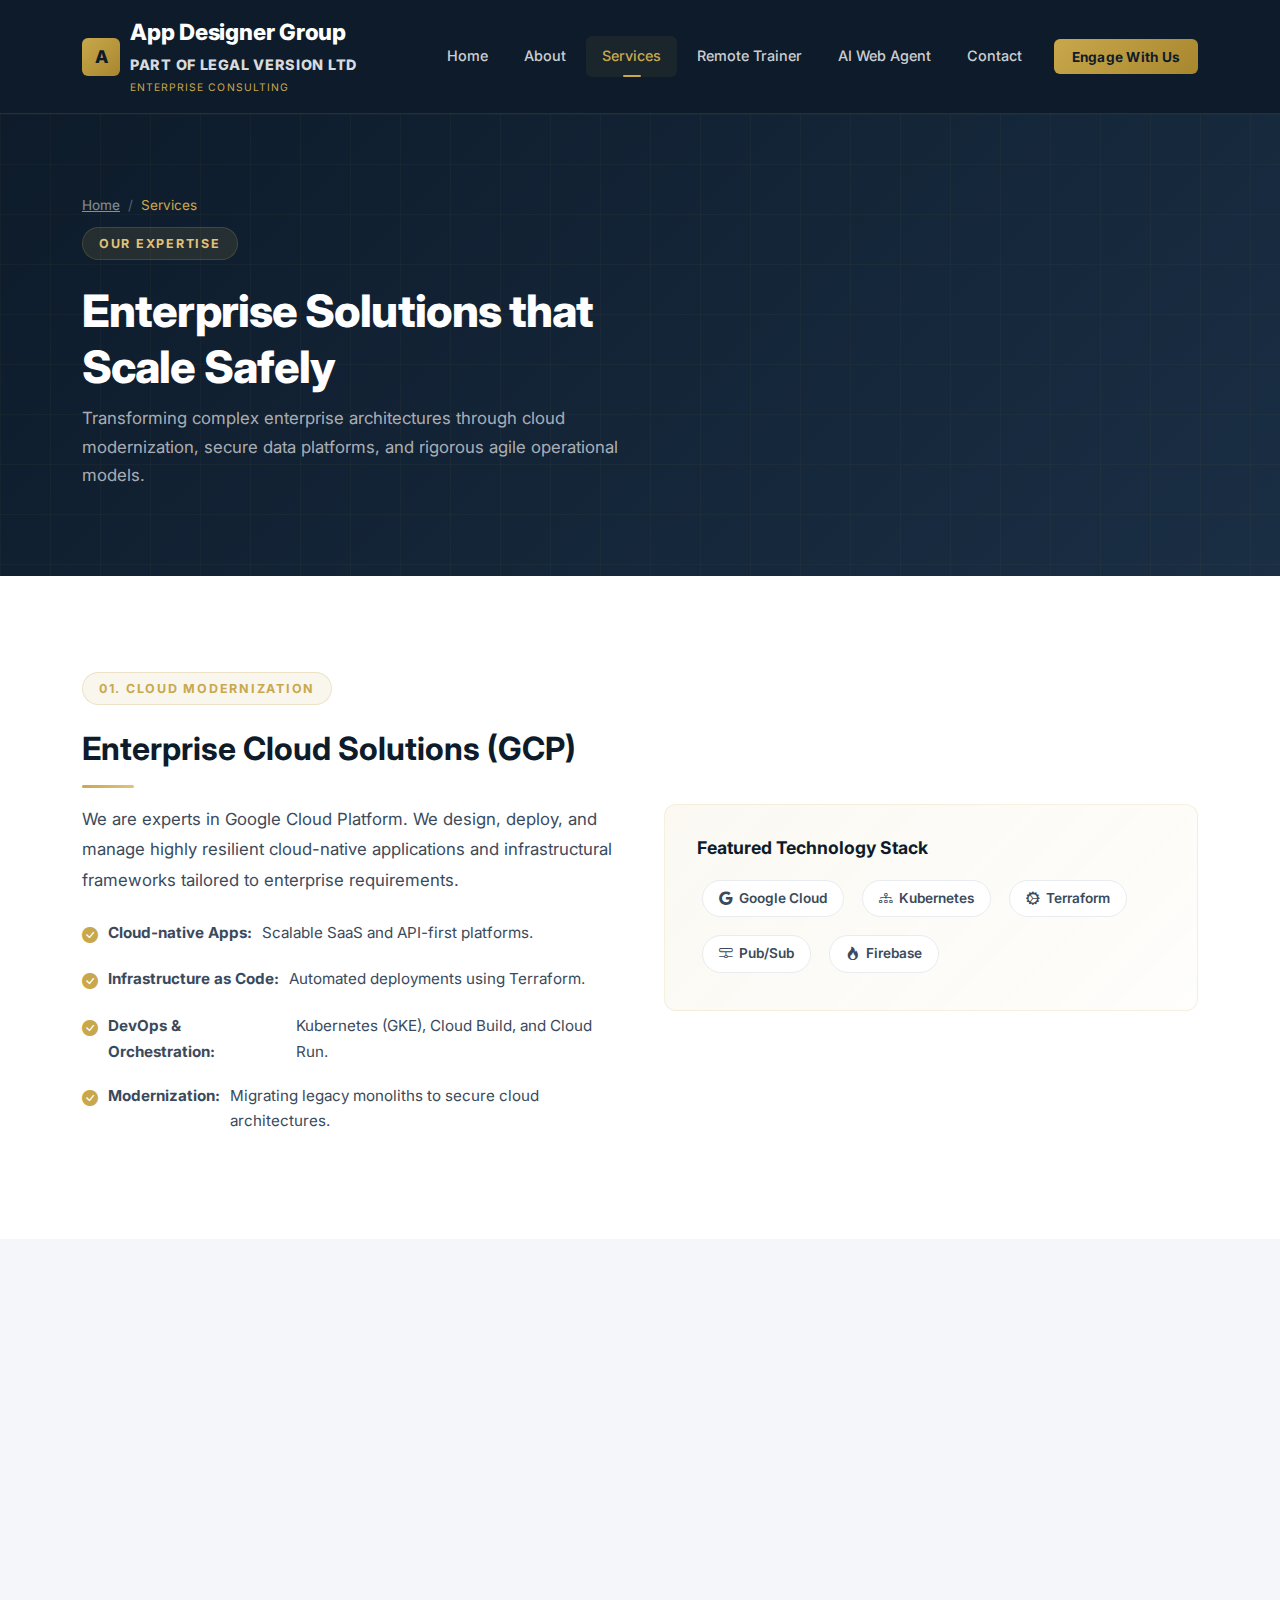
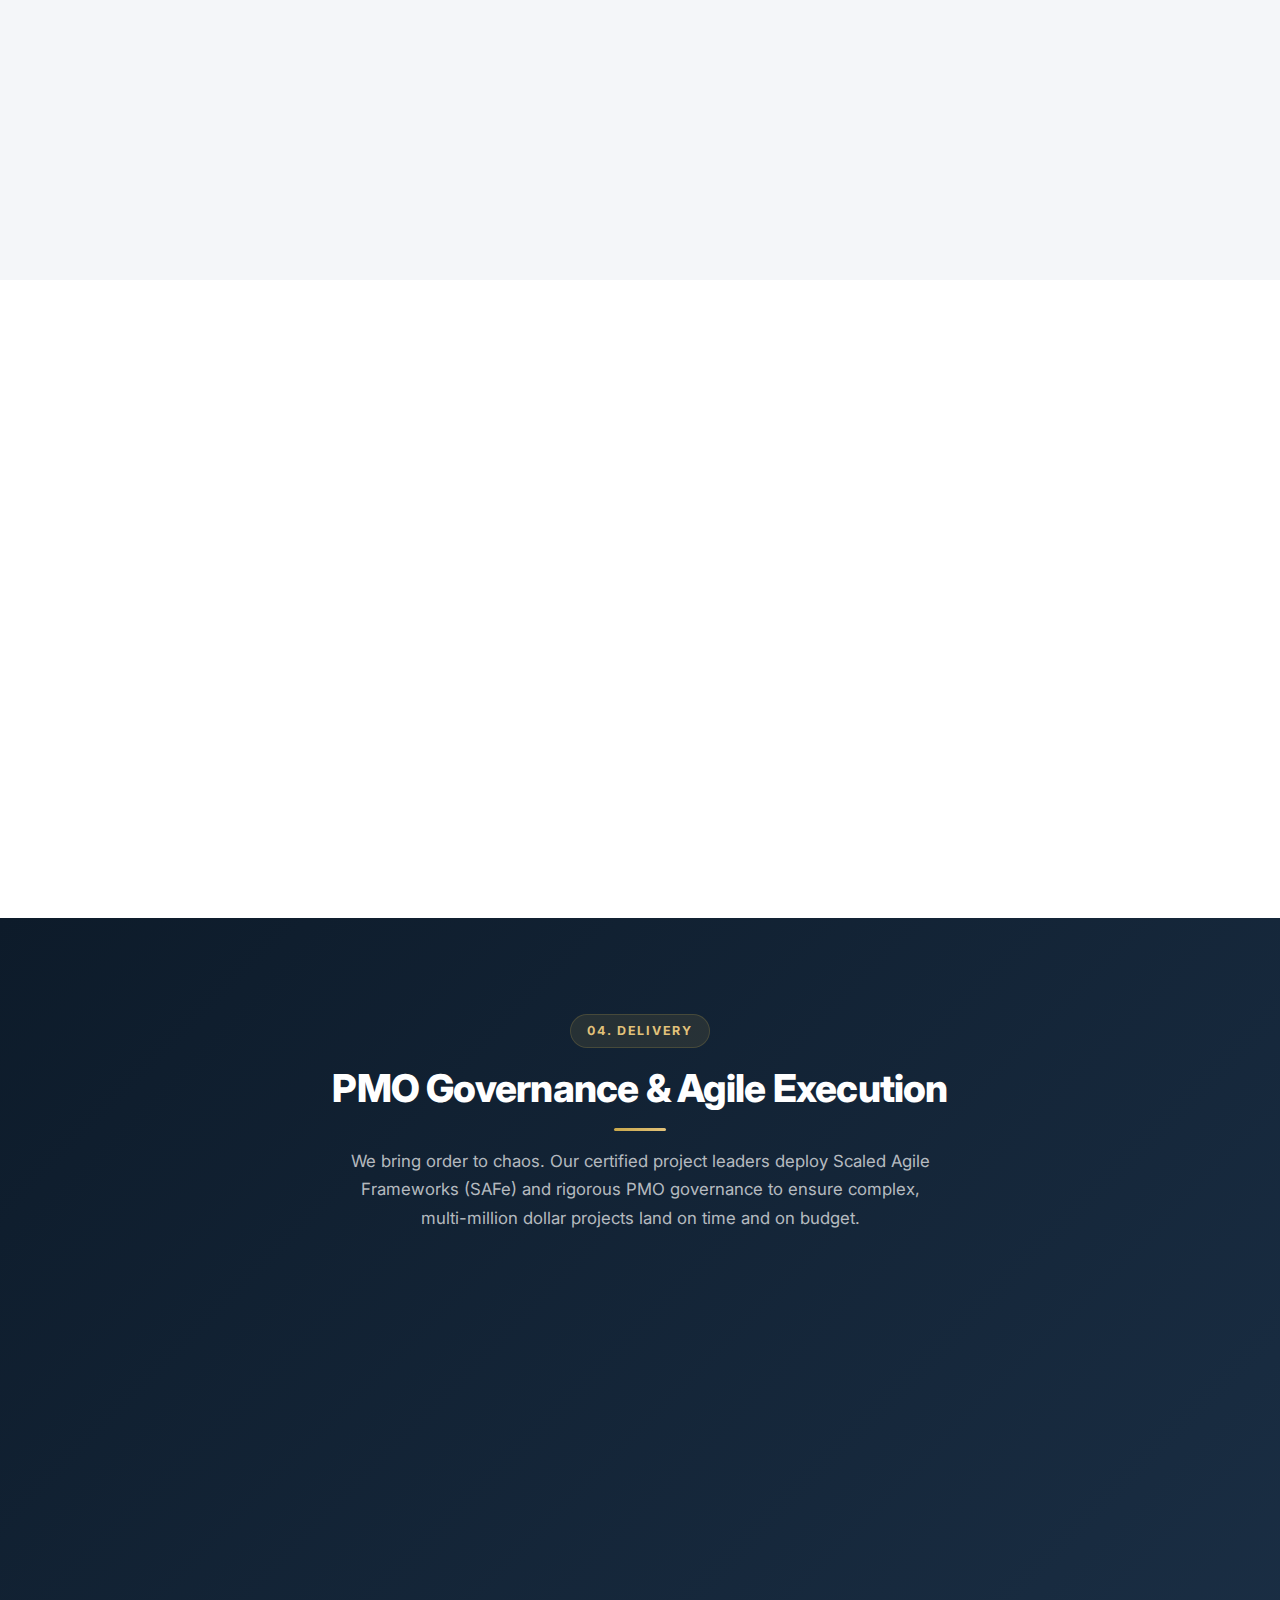
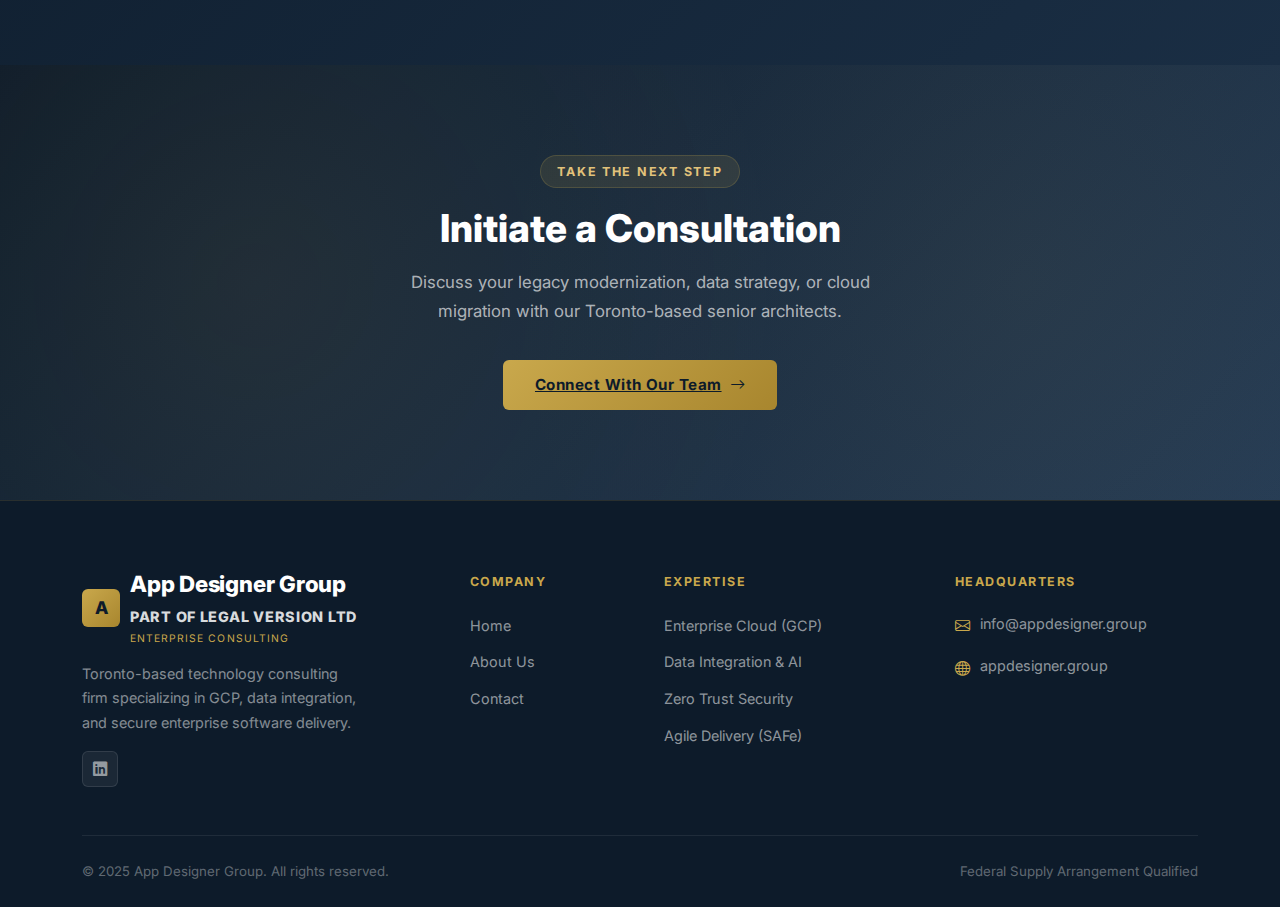
<file: services.html>
<!DOCTYPE html>
<html lang="en">

<head>
    <meta charset="UTF-8" />
    <meta name="viewport" content="width=device-width, initial-scale=1.0" />
    <title>Services — App Designer Group | Enterprise Cloud & Data Solutions</title>
    <meta name="description"
        content="Explore App Designer Group's enterprise services: GCP cloud migration, modern ETL data pipelines, zero trust cybersecurity, and SAFe agile delivery." />
    <meta name="keywords"
        content="enterprise cloud solutions Toronto, GCP consulting Canada, data integration ETL, zero trust security, SAFe agile delivery" />
    <meta name="robots" content="index, follow" />
    <link rel="canonical" href="https://appdesigner.group/services.html" />

    <meta property="og:title" content="Enterprise Services — App Designer Group" />
    <meta property="og:description"
        content="Cloud platforms, secure infrastructure, and data modernization for government and enterprise clients." />
    <meta property="og:type" content="website" />
    <meta property="og:url" content="https://appdesigner.group/services.html" />

    <link rel="stylesheet" href="https://cdn.jsdelivr.net/npm/bootstrap@5.3.3/dist/css/bootstrap.min.css" />
    <link rel="stylesheet" href="https://cdn.jsdelivr.net/npm/bootstrap-icons@1.11.3/font/bootstrap-icons.min.css" />
    <link rel="stylesheet" href="assets/style.css" />
</head>

<body>

    <!-- ======================== NAVBAR ======================== -->
    <nav class="navbar navbar-expand-lg" aria-label="Main navigation">
        <div class="container">
            <a class="navbar-brand" href="index.html">
                <div class="brand-icon">A</div>
                <div class="brand-text">
                    <span class="brand-name" style="font-size: 1.4rem; font-weight: 800; margin-bottom: 10px; display: block; line-height: 1.2;">App Designer Group</span>
                    <span style="font-size: 0.9rem; color: rgba(255,255,255,0.85); font-weight: 800; text-transform: uppercase; letter-spacing: 0.05em; margin-bottom: 8px; display: block; line-height: 1.2;">Part of Legal Version Ltd</span>
                    <span class="brand-sub" style="font-size: 0.65rem; font-weight: 400; color: var(--gold); text-transform: uppercase; letter-spacing: 0.1em; display: block; line-height: 1.2;">Enterprise Consulting</span>
                </div>
            </a>
            <button class="navbar-toggler" type="button" data-bs-toggle="collapse" data-bs-target="#navbarMain"
                aria-controls="navbarMain" aria-expanded="false" aria-label="Toggle navigation">
                <span class="navbar-toggler-icon"></span>
            </button>
            <div class="collapse navbar-collapse" id="navbarMain">
                <ul class="navbar-nav ms-auto align-items-lg-center gap-lg-1 mb-2 mb-lg-0">
                    <li class="nav-item"><a class="nav-link" href="index.html">Home</a></li>
                    <li class="nav-item"><a class="nav-link" href="about.html">About</a></li>
                    <li class="nav-item"><a class="nav-link" href="services.html">Services</a></li>
                    <li class="nav-item"><a class="nav-link" href="remote-trainer.html">Remote Trainer</a></li>
          <li class="nav-item"><a class="nav-link" href="ai-web-generator.html">AI Web Agent</a></li>
          <li class="nav-item"><a class="nav-link" href="contact.html">Contact</a></li>
                </ul>
                <a href="contact.html" class="btn btn-navbar-cta ms-lg-3">Engage With Us</a>
            </div>
        </div>
    </nav>

    <!-- ======================== PAGE HERO ======================== -->
    <div class="page-hero" aria-labelledby="services-heading">
        <div class="container">
            <nav aria-label="breadcrumb">
                <ol class="breadcrumb">
                    <li class="breadcrumb-item"><a href="index.html">Home</a></li>
                    <li class="breadcrumb-item active" aria-current="page">Services</li>
                </ol>
            </nav>
            <span class="section-label light">Our Expertise</span>
            <h1 id="services-heading" class="mt-2">Enterprise Solutions that<br />Scale Safely</h1>
            <p>Transforming complex enterprise architectures through cloud modernization, secure data platforms, and
                rigorous agile operational models.</p>
        </div>
    </div>

    <!-- ======================== CLOUD SOLUTIONS ======================== -->
    <section id="cloud-solutions">
        <div class="container">
            <div class="row align-items-center g-5">
                <div class="col-lg-6 fade-up">
                    <span class="section-label">01. Cloud Modernization</span>
                    <h2 class="mt-2">Enterprise Cloud Solutions (GCP)</h2>
                    <div class="gold-divider"></div>
                    <p class="mt-3" style="font-size:1.05rem; line-height:1.8;">
                        We are experts in Google Cloud Platform. We design, deploy, and manage highly resilient
                        cloud-native applications and infrastructural frameworks tailored to enterprise requirements.
                    </p>
                    <ul class="feature-list mt-3">
                        <li><i class="bi bi-check-circle-fill fi"></i> <strong>Cloud-native Apps:</strong> Scalable SaaS
                            and API-first platforms.</li>
                        <li><i class="bi bi-check-circle-fill fi"></i> <strong>Infrastructure as Code:</strong>
                            Automated deployments using Terraform.</li>
                        <li><i class="bi bi-check-circle-fill fi"></i> <strong>DevOps & Orchestration:</strong>
                            Kubernetes (GKE), Cloud Build, and Cloud Run.</li>
                        <li><i class="bi bi-check-circle-fill fi"></i> <strong>Modernization:</strong> Migrating legacy
                            monoliths to secure cloud architectures.</li>
                    </ul>
                </div>
                <div class="col-lg-6 fade-up">
                    <div class="highlight-box">
                        <h4 style="font-size:1.1rem;color:var(--navy);font-weight:700;">Featured Technology Stack</h4>
                        <div class="d-flex flex-wrap gap-2 mt-3">
                            <span class="tech-pill"><i class="bi bi-google"></i> Google Cloud</span>
                            <span class="tech-pill"><i class="bi bi-diagram-3"></i> Kubernetes</span>
                            <span class="tech-pill"><i class="bi bi-gear-wide-connected"></i> Terraform</span>
                            <span class="tech-pill"><i class="bi bi-hdd-network"></i> Pub/Sub</span>
                            <span class="tech-pill"><i class="bi bi-fire"></i> Firebase</span>
                        </div>
                    </div>
                </div>
            </div>
        </div>
    </section>

    <!-- ======================== DATA INTEGRATION ======================== -->
    <section class="section-light" id="data-integration">
        <div class="container">
            <div class="row align-items-center g-5 flex-lg-row-reverse">
                <div class="col-lg-6 fade-up">
                    <span class="section-label">02. Data Engineering</span>
                    <h2 class="mt-2">Data Integration & Analytics</h2>
                    <div class="gold-divider"></div>
                    <p class="mt-3" style="font-size:1.05rem; line-height:1.8;">
                        Make your data actionable. We break down enterprise data silos by establishing secure data
                        lakes, real-time streaming pipelines, and AI-driven quality governance.
                    </p>
                    <ul class="feature-list mt-3">
                        <li><i class="bi bi-check-circle-fill fi"></i> <strong>Modern ETL:</strong> Creating serverless
                            data pipelines.</li>
                        <li><i class="bi bi-check-circle-fill fi"></i> <strong>Real-Time Streaming:</strong> Handling
                            high-throughput workloads securely.</li>
                        <li><i class="bi bi-check-circle-fill fi"></i> <strong>Data Warehousing & MDM:</strong>
                            Cloud-native master data management using BigQuery.</li>
                        <li><i class="bi bi-check-circle-fill fi"></i> <strong>AI Integration:</strong> Utilizing Vertex
                            AI to unlock intelligent insights.</li>
                    </ul>
                </div>
                <div class="col-lg-6 fade-up">
                    <div class="row g-3">
                        <div class="col-sm-6">
                            <div class="service-card" style="padding:1.5rem;">
                                <div class="service-icon"><i class="bi bi-database-fill-gear"></i></div>
                                <h5 style="font-size:1rem;font-weight:700;">Data Governance</h5>
                                <p style="font-size:0.85rem;">Ensuring compliance, lineage, and discovery across all
                                    enterprise assets via Dataplex.</p>
                            </div>
                        </div>
                        <div class="col-sm-6">
                            <div class="service-card" style="padding:1.5rem;">
                                <div class="service-icon"><i class="bi bi-robot"></i></div>
                                <h5 style="font-size:1rem;font-weight:700;">Vertex AI Insights</h5>
                                <p style="font-size:0.85rem;">Deploying predictive models and generative AI securely
                                    within your managed cloud perimeter.</p>
                            </div>
                        </div>
                    </div>
                </div>
            </div>
        </div>
    </section>

    <!-- ======================== CYBERSECURITY ======================== -->
    <section id="cybersecurity">
        <div class="container">
            <div class="row align-items-center g-5">
                <div class="col-lg-6 fade-up">
                    <span class="section-label">03. Security Posture</span>
                    <h2 class="mt-2">Cybersecurity & Compliance</h2>
                    <div class="gold-divider"></div>
                    <p class="mt-3" style="font-size:1.05rem; line-height:1.8;">
                        As a trusted partner for federal agencies and banks, security is our baseline. We architect
                        impenetrable walls around your data and identities.
                    </p>
                    <ul class="feature-list mt-3">
                        <li><i class="bi bi-check-circle-fill fi"></i> <strong>Zero Trust Architectures:</strong>
                            Implementing Google BeyondCorp frameworks.</li>
                        <li><i class="bi bi-check-circle-fill fi"></i> <strong>Cloud Identity:</strong> Advanced IAM
                            setups for vast organizational hierarchies.</li>
                        <li><i class="bi bi-check-circle-fill fi"></i> <strong>Regulatory Standards:</strong> Ensuring
                            strict adherence to ISO 27001, NIST, PIPEDA, and GDPR.</li>
                    </ul>
                </div>
                <div class="col-lg-6 fade-up">
                    <div class="highlight-box d-flex align-items-center gap-4">
                        <div style="font-size: 3rem; color: var(--gold);"><i class="bi bi-file-earmark-lock"></i></div>
                        <div>
                            <h4 style="font-size:1.1rem;color:var(--navy);font-weight:700;">Qualified Government
                                Supplier</h4>
                            <p style="font-size:0.9rem; color:var(--text-body); margin:0;">
                                Our cybersecurity protocols meet the stringent requirements of the Canadian Federal
                                Government, allowing us to safely manage highly classified citizen data platforms.
                            </p>
                        </div>
                    </div>
                </div>
            </div>
        </div>
    </section>

    <!-- ======================== PROJECT MANAGEMENT ======================== -->
    <section class="section-dark">
        <div class="container text-center">
            <div class="section-header centered" style="color:var(--white);">
                <span class="section-label light">04. Delivery</span>
                <h2 class="text-white">PMO Governance & Agile Execution</h2>
                <div class="gold-divider centered"></div>
                <p style="color:rgba(255,255,255,0.7); max-width: 600px; margin: 0 auto;">
                    We bring order to chaos. Our certified project leaders deploy Scaled Agile Frameworks (SAFe) and
                    rigorous PMO governance to ensure complex, multi-million dollar projects land on time and on budget.
                </p>
            </div>

            <div class="row g-4 justify-content-center mt-3">
                <div class="col-md-4 fade-up">
                    <div class="service-card text-center"
                        style="background:rgba(255,255,255,0.05); border-color:rgba(201,168,76,0.2);">
                        <div class="service-icon mx-auto"><i class="bi bi-kanban"></i></div>
                        <h4 style="color:var(--white);">Scrum & Agile</h4>
                        <p style="color:rgba(255,255,255,0.6);">Iterative delivery ensuring constant visibility and
                            course-correction.</p>
                    </div>
                </div>
                <div class="col-md-4 fade-up">
                    <div class="service-card text-center"
                        style="background:rgba(255,255,255,0.05); border-color:rgba(201,168,76,0.2);">
                        <div class="service-icon mx-auto"><i class="bi bi-layers"></i></div>
                        <h4 style="color:var(--white);">SAFe Deployment</h4>
                        <p style="color:rgba(255,255,255,0.6);">Aligning multiple cross-functional teams toward single
                            architectural goals.</p>
                    </div>
                </div>
                <div class="col-md-4 fade-up">
                    <div class="service-card text-center"
                        style="background:rgba(255,255,255,0.05); border-color:rgba(201,168,76,0.2);">
                        <div class="service-icon mx-auto"><i class="bi bi-shield-check"></i></div>
                        <h4 style="color:var(--white);">Complete QA</h4>
                        <p style="color:rgba(255,255,255,0.6);">End-to-end automated testing, load testing, and rigorous
                            release management.</p>
                    </div>
                </div>
            </div>
        </div>
    </section>

    <!-- ======================== CTA ======================== -->
    <section class="cta-section">
        <div class="container position-relative">
            <span class="section-label light">Take the Next Step</span>
            <h2>Initiate a Consultation</h2>
            <p>Discuss your legacy modernization, data strategy, or cloud migration with our Toronto-based senior
                architects.</p>
            <a href="contact.html" class="btn-primary-gold d-inline-flex">
                Connect With Our Team <i class="bi bi-arrow-right"></i>
            </a>
        </div>
    </section>

    <!-- ======================== FOOTER ======================== -->
    <footer class="site-footer">
        <div class="container">
            <div class="row g-5">
                <div class="col-lg-4 footer-brand">
                    <a class="navbar-brand mb-2" href="index.html">
                        <div class="brand-icon">A</div>
                        <div class="brand-text">
                    <span class="brand-name" style="font-size: 1.4rem; font-weight: 800; margin-bottom: 10px; display: block; line-height: 1.2;">App Designer Group</span>
                    <span style="font-size: 0.9rem; color: rgba(255,255,255,0.85); font-weight: 800; text-transform: uppercase; letter-spacing: 0.05em; margin-bottom: 8px; display: block; line-height: 1.2;">Part of Legal Version Ltd</span>
                    <span class="brand-sub" style="font-size: 0.65rem; font-weight: 400; color: var(--gold); text-transform: uppercase; letter-spacing: 0.1em; display: block; line-height: 1.2;">Enterprise Consulting</span>
                </div>
                    </a>
                    <p>Toronto-based technology consulting firm specializing in GCP, data integration, and secure
                        enterprise software delivery.</p>
                    <div class="social-links mt-3">
                        <a href="#" class="social-link" aria-label="LinkedIn"><i class="bi bi-linkedin"></i></a>
                    </div>
                </div>
                <div class="col-sm-6 col-lg-2">
                    <div class="footer-heading">Company</div>
                    <ul class="footer-links">
                        <li><a href="index.html">Home</a></li>
                        <li><a href="about.html">About Us</a></li>
                        <li><a href="contact.html">Contact</a></li>
                    </ul>
                </div>
                <div class="col-sm-6 col-lg-3">
                    <div class="footer-heading">Expertise</div>
                    <ul class="footer-links">
                        <li><a href="services.html">Enterprise Cloud (GCP)</a></li>
                        <li><a href="services.html">Data Integration & AI</a></li>
                        <li><a href="services.html">Zero Trust Security</a></li>
                        <li><a href="services.html">Agile Delivery (SAFe)</a></li>
                    </ul>
                </div>
                <div class="col-lg-3">
                    <div class="footer-heading">Headquarters</div>
                    <div class="footer-contact-item">
            <i class="bi bi-envelope"></i>
            <a href="mailto:info@appdesigner.group">info@appdesigner.group</a>
          </div>
                    <div class="footer-contact-item">
                        <i class="bi bi-globe"></i>
                        <a href="https://appdesigner.group" target="_blank" rel="noopener">appdesigner.group</a>
                    </div>
                </div>
            </div>
            <div class="footer-bottom">
                <div class="row align-items-center">
                    <div class="col-md-6">
                        <p>© 2025 App Designer Group. All rights reserved.</p>
                    </div>
                    <div class="col-md-6 text-md-end">
                        <p>Federal Supply Arrangement Qualified</p>
                    </div>
                </div>
            </div>
        </div>
    </footer>

    <script src="https://cdn.jsdelivr.net/npm/bootstrap@5.3.3/dist/js/bootstrap.bundle.min.js"></script>
    <script src="assets/script.js"></script>
</body>

</html>
</file>
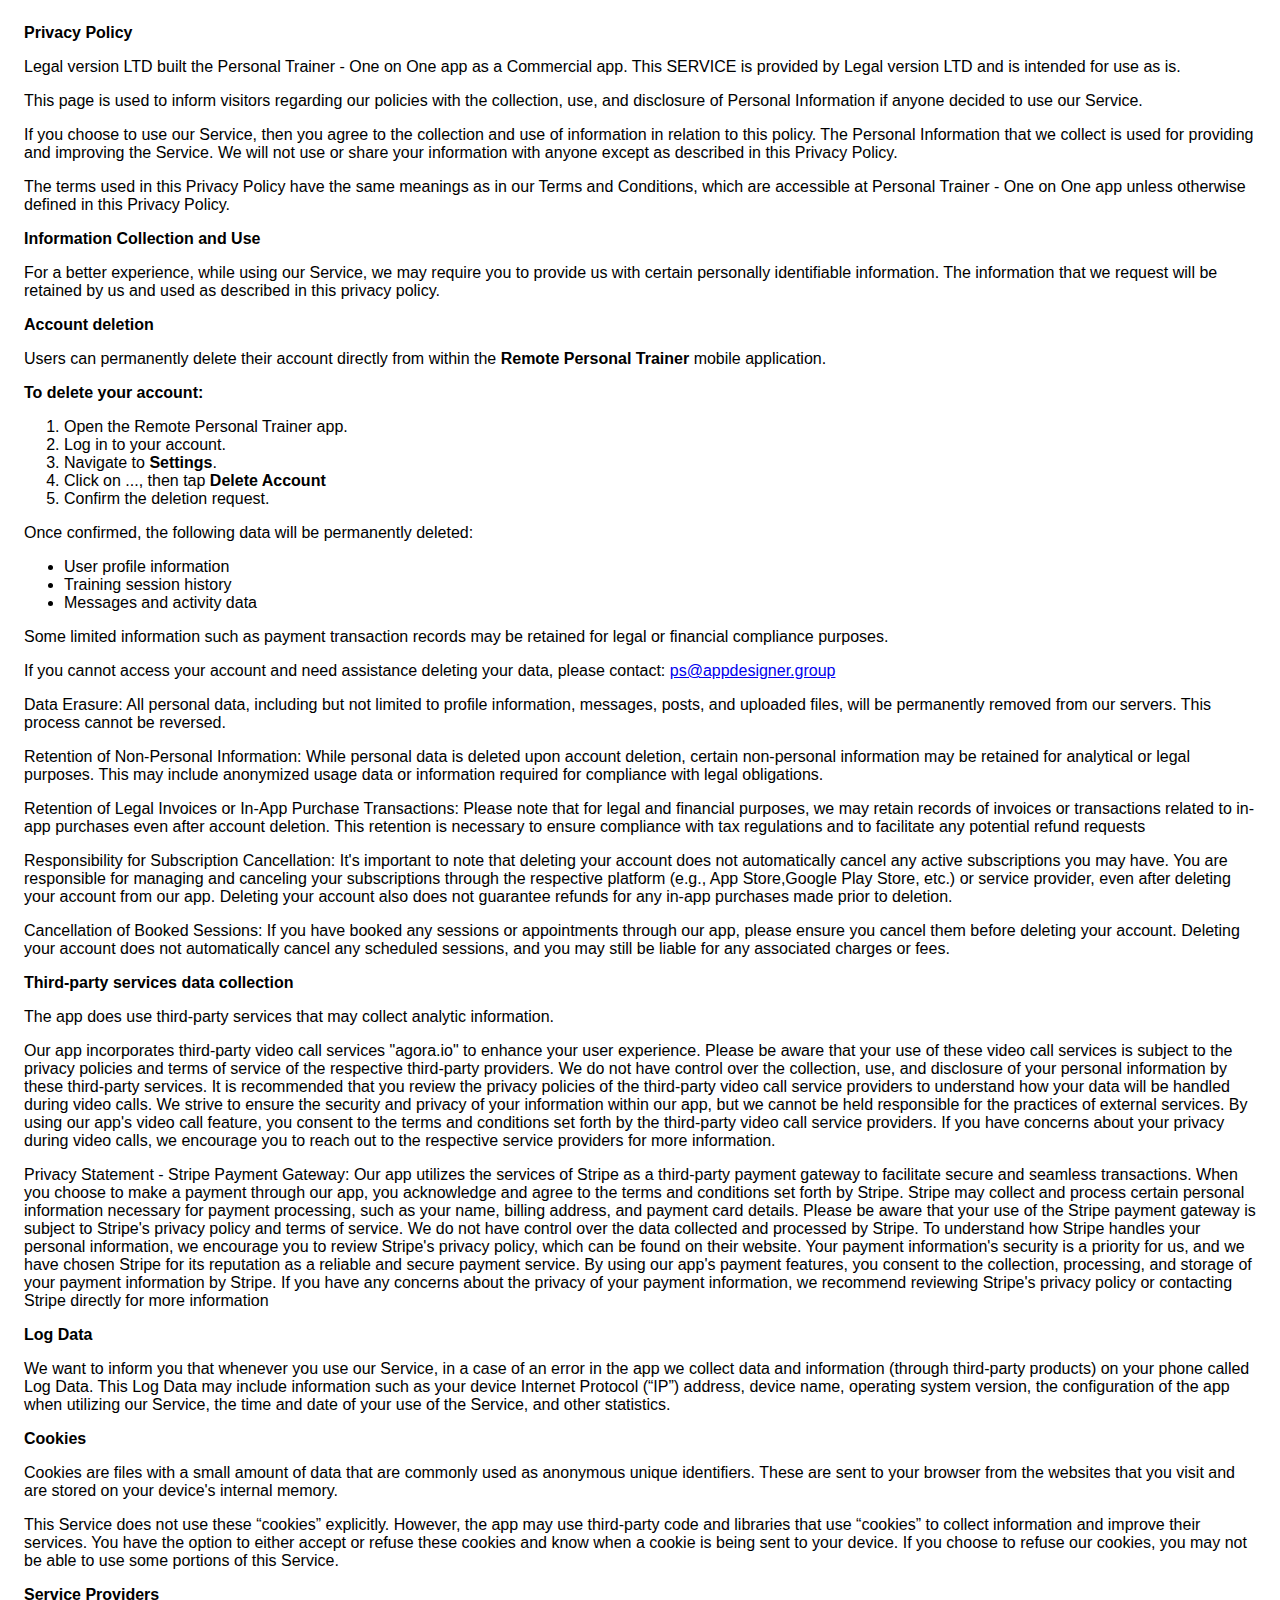
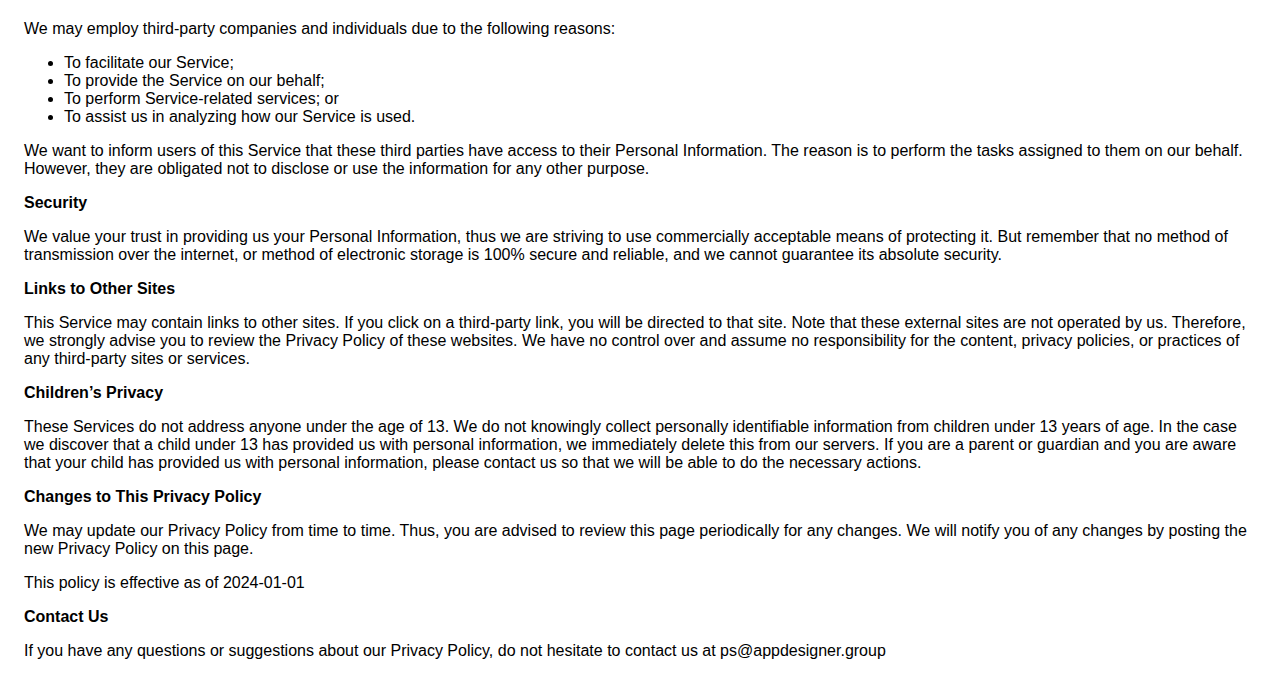
<file: pt/privacy.html>
<!DOCTYPE html>
<html>

<head>
    <meta charset='utf-8'>
    <meta name='viewport' content='width=device-width'>
    <title>Privacy Policy</title>
    <style>
        body {
            font-family: 'Helvetica Neue', Helvetica, Arial, sans-serif;
            padding: 1em;
        }
    </style>
</head>

<body>
    <strong>Privacy Policy</strong>
    <p>
        Legal version LTD built the Personal Trainer - One on One app as
        a Commercial app. This SERVICE is provided by
        Legal version LTD and is intended for use as
        is.
    </p>
    <p>
        This page is used to inform visitors regarding our
        policies with the collection, use, and disclosure of Personal
        Information if anyone decided to use our Service.
    </p>
    <p>
        If you choose to use our Service, then you agree to
        the collection and use of information in relation to this
        policy. The Personal Information that we collect is
        used for providing and improving the Service. We will not use or share your information with
        anyone except as described in this Privacy Policy.
    </p>
    <p>
        The terms used in this Privacy Policy have the same meanings
        as in our Terms and Conditions, which are accessible at
        Personal Trainer - One on One app unless otherwise defined in this Privacy Policy.
    </p>
    <p><strong>Information Collection and Use</strong></p>
    <p>
        For a better experience, while using our Service, we
        may require you to provide us with certain personally
        identifiable information. The information that
        we request will be retained by us and used as described in this privacy policy.
    </p>
    <p><strong>Account deletion</strong></p>
    <p>
    Users can permanently delete their account directly from within the 
    <strong>Remote Personal Trainer</strong> mobile application.
    </p>
    
    <p><strong>To delete your account:</strong></p>
        
        <ol>
            <li>Open the Remote Personal Trainer app.</li>
            <li>Log in to your account.</li>
            <li>Navigate to <strong>Settings</strong>.</li>
            <li>Click on ..., then tap <strong>Delete Account</strong></li>
            <li>Confirm the deletion request.</li>
        </ol>
        
        <p>
        Once confirmed, the following data will be permanently deleted:
        </p>
        
        <ul>
            <li>User profile information</li>
            <li>Training session history</li>
            <li>Messages and activity data</li>
        </ul>
        
        <p>
        Some limited information such as payment transaction records may be retained 
        for legal or financial compliance purposes.
        </p>
        
        <p>
        If you cannot access your account and need assistance deleting your data, 
        please contact: 
        <a href="mailto:ps@appdesigner.group">ps@appdesigner.group</a>
        </p>
    <p>
        Data Erasure: All personal data, including but not limited to profile information, messages, 
        posts, and uploaded files, will be permanently removed from our servers. 
        This process cannot be reversed.
    </p>
    <p>
        Retention of Non-Personal Information: While personal data is deleted upon account deletion, certain non-personal 
        information may be retained for analytical or legal purposes. 
        This may include anonymized usage data or information required for compliance 
        with legal obligations.
    </p>
    <p>
        Retention of Legal Invoices or In-App Purchase Transactions: Please note that for legal and financial purposes, 
        we may retain records of invoices or transactions related to in-app purchases even after account deletion. 
        This retention is necessary to ensure compliance with tax regulations and to facilitate any potential refund requests
    </p>
    <p>
        Responsibility for Subscription Cancellation: It's important to note that deleting your account does not automatically 
        cancel any active subscriptions you may have. You are responsible for managing and canceling your subscriptions through 
        the respective platform (e.g., App Store,Google Play Store, etc.) or service provider, even after deleting your account 
        from our app. Deleting your account also does not guarantee refunds for any in-app purchases made prior to deletion.
    </p>
    <p>
        Cancellation of Booked Sessions: If you have booked any sessions or appointments through our app, please ensure you cancel 
        them before deleting your account. Deleting your account does not automatically cancel any scheduled sessions, and you may still be liable for any
        associated charges or fees.
        </p>
    <div>
        <p><strong>Third-party services data collection</strong></p>
        <p>
            The app does use third-party services that may collect analytic
            information.
        </p>
        <p>
            Our app incorporates third-party video call services "agora.io" to enhance your user experience. Please be aware that your use of
            these video call services is subject to the privacy policies and terms of service of the respective third-party
            providers. We do not have control over the collection, use, and disclosure of your personal information by these
            third-party services.
            
            It is recommended that you review the privacy policies of the third-party video call service providers to understand how
            your data will be handled during video calls. We strive to ensure the security and privacy of your information within
            our app, but we cannot be held responsible for the practices of external services.
            
            By using our app's video call feature, you consent to the terms and conditions set forth by the third-party video call
            service providers. If you have concerns about your privacy during video calls, we encourage you to reach out to the
            respective service providers for more information.
        </p>

        <p>
            Privacy Statement - Stripe Payment Gateway:
            
            Our app utilizes the services of Stripe as a third-party payment gateway to facilitate secure and seamless transactions.
            When you choose to make a payment through our app, you acknowledge and agree to the terms and conditions set forth by
            Stripe.
            
            Stripe may collect and process certain personal information necessary for payment processing, such as your name, billing
            address, and payment card details. Please be aware that your use of the Stripe payment gateway is subject to Stripe's
            privacy policy and terms of service. We do not have control over the data collected and processed by Stripe.
            
            To understand how Stripe handles your personal information, we encourage you to review Stripe's privacy policy, which
            can be found on their website. Your payment information's security is a priority for us, and we have chosen Stripe for
            its reputation as a reliable and secure payment service.
            
            By using our app's payment features, you consent to the collection, processing, and storage of your payment information
            by Stripe. If you have any concerns about the privacy of your payment information, we recommend reviewing Stripe's
            privacy policy or contacting Stripe directly for more information
        </p>
    </div>
    <p><strong>Log Data</strong></p>
    <p>
        We want to inform you that whenever you
        use our Service, in a case of an error in the app
        we collect data and information (through third-party
        products) on your phone called Log Data. This Log Data may
        include information such as your device Internet Protocol
        (“IP”) address, device name, operating system version, the
        configuration of the app when utilizing our Service,
        the time and date of your use of the Service, and other
        statistics.
    </p>
    <p><strong>Cookies</strong></p>
    <p>
        Cookies are files with a small amount of data that are
        commonly used as anonymous unique identifiers. These are sent
        to your browser from the websites that you visit and are
        stored on your device's internal memory.
    </p>
    <p>
        This Service does not use these “cookies” explicitly. However,
        the app may use third-party code and libraries that use
        “cookies” to collect information and improve their services.
        You have the option to either accept or refuse these cookies
        and know when a cookie is being sent to your device. If you
        choose to refuse our cookies, you may not be able to use some
        portions of this Service.
    </p>
    <p><strong>Service Providers</strong></p>
    <p>
        We may employ third-party companies and
        individuals due to the following reasons:
    </p>
    <ul>
        <li>To facilitate our Service;</li>
        <li>To provide the Service on our behalf;</li>
        <li>To perform Service-related services; or</li>
        <li>To assist us in analyzing how our Service is used.</li>
    </ul>
    <p>
        We want to inform users of this Service
        that these third parties have access to their Personal
        Information. The reason is to perform the tasks assigned to
        them on our behalf. However, they are obligated not to
        disclose or use the information for any other purpose.
    </p>
    <p><strong>Security</strong></p>
    <p>
        We value your trust in providing us your
        Personal Information, thus we are striving to use commercially
        acceptable means of protecting it. But remember that no method
        of transmission over the internet, or method of electronic
        storage is 100% secure and reliable, and we cannot
        guarantee its absolute security.
    </p>
    <p><strong>Links to Other Sites</strong></p>
    <p>
        This Service may contain links to other sites. If you click on
        a third-party link, you will be directed to that site. Note
        that these external sites are not operated by us.
        Therefore, we strongly advise you to review the
        Privacy Policy of these websites. We have
        no control over and assume no responsibility for the content,
        privacy policies, or practices of any third-party sites or
        services.
    </p>
    <p><strong>Children’s Privacy</strong></p>
    <div>
        <p>
            These Services do not address anyone under the age of 13.
            We do not knowingly collect personally
            identifiable information from children under 13 years of age. In the case
            we discover that a child under 13 has provided
            us with personal information, we immediately
            delete this from our servers. If you are a parent or guardian
            and you are aware that your child has provided us with
            personal information, please contact us so that
            we will be able to do the necessary actions.
        </p>
    </div> <!---->
    <p><strong>Changes to This Privacy Policy</strong></p>
    <p>
        We may update our Privacy Policy from
        time to time. Thus, you are advised to review this page
        periodically for any changes. We will
        notify you of any changes by posting the new Privacy Policy on
        this page.
    </p>
    <p>This policy is effective as of 2024-01-01</p>
    <p><strong>Contact Us</strong></p>
    <p>
        If you have any questions or suggestions about our
        Privacy Policy, do not hesitate to contact us at ps@appdesigner.group
    </p>
</body>

</html>
</file>
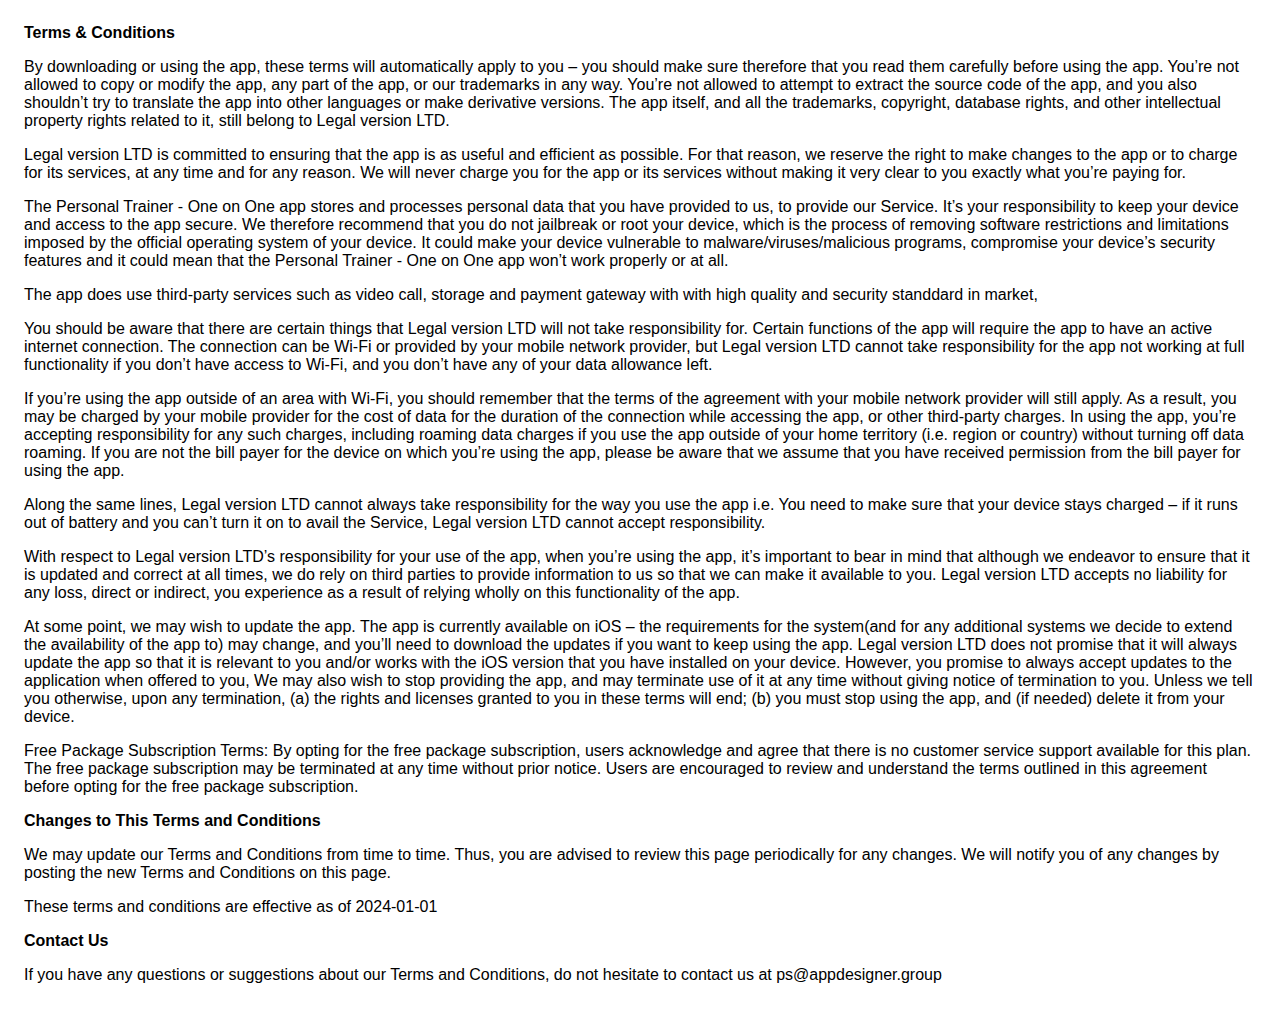
<file: pt/term.html>
<!DOCTYPE html>
<html>

<head>
    <meta charset='utf-8'>
    <meta name='viewport' content='width=device-width'>
    <title>Terms &amp; Conditions</title>
    <style>
        body {
            font-family: 'Helvetica Neue', Helvetica, Arial, sans-serif;
            padding: 1em;
        }
    </style>
</head>

<body>
    <strong>Terms &amp; Conditions</strong>
    <p>
        By downloading or using the app, these terms will
        automatically apply to you – you should make sure therefore
        that you read them carefully before using the app. You’re not
        allowed to copy or modify the app, any part of the app, or
        our trademarks in any way. You’re not allowed to attempt to
        extract the source code of the app, and you also shouldn’t try
        to translate the app into other languages or make derivative
        versions. The app itself, and all the trademarks, copyright,
        database rights, and other intellectual property rights related
        to it, still belong to Legal version LTD.
    </p>
    <p>
        Legal version LTD is committed to ensuring that the app is
        as useful and efficient as possible. For that reason, we
        reserve the right to make changes to the app or to charge for
        its services, at any time and for any reason. We will never
        charge you for the app or its services without making it very
        clear to you exactly what you’re paying for.
    </p>
    <p>
        The Personal Trainer - One on One app stores and processes personal data that
        you have provided to us, to provide our
        Service. It’s your responsibility to keep your device and
        access to the app secure. We therefore recommend that you do
        not jailbreak or root your device, which is the process of
        removing software restrictions and limitations imposed by the
        official operating system of your device. It could make your
        device vulnerable to malware/viruses/malicious programs,
        compromise your device’s security features and it could mean
        that the Personal Trainer - One on One app won’t work properly or at all.
    </p>
    <div>
        <p>
            The app does use third-party services such as video call, storage and payment gateway
            with with high quality and security standdard in market, 
        </p>
    <!-- <p>
            Link to Terms and Conditions of third-party service
            providers used by the app
        </p>
        <ul>
            <li><a href="https://www.google.com/analytics/terms/" target="_blank" rel="noopener noreferrer">Google
                    Analytics for Firebase</a></li>
        </ul>
    -->
    </div>
    <p>
        You should be aware that there are certain things that
        Legal version LTD will not take responsibility for. Certain
        functions of the app will require the app to have an active
        internet connection. The connection can be Wi-Fi or provided
        by your mobile network provider, but Legal version LTD
        cannot take responsibility for the app not working at full
        functionality if you don’t have access to Wi-Fi, and you don’t
        have any of your data allowance left.
    </p>
    <p></p>
    <p>
        If you’re using the app outside of an area with Wi-Fi, you
        should remember that the terms of the agreement with your
        mobile network provider will still apply. As a result, you may
        be charged by your mobile provider for the cost of data for
        the duration of the connection while accessing the app, or
        other third-party charges. In using the app, you’re accepting
        responsibility for any such charges, including roaming data
        charges if you use the app outside of your home territory
        (i.e. region or country) without turning off data roaming. If
        you are not the bill payer for the device on which you’re
        using the app, please be aware that we assume that you have
        received permission from the bill payer for using the app.
    </p>
    <p>
        Along the same lines, Legal version LTD cannot always take
        responsibility for the way you use the app i.e. You need to
        make sure that your device stays charged – if it runs out of
        battery and you can’t turn it on to avail the Service,
        Legal version LTD cannot accept responsibility.
    </p>
    <p>
        With respect to Legal version LTD’s responsibility for your
        use of the app, when you’re using the app, it’s important to
        bear in mind that although we endeavor to ensure that it is
        updated and correct at all times, we do rely on third parties
        to provide information to us so that we can make it available
        to you. Legal version LTD accepts no liability for any
        loss, direct or indirect, you experience as a result of
        relying wholly on this functionality of the app.
    </p>
    <p>
        At some point, we may wish to update the app. The app is
        currently available on iOS – the requirements for the
        system(and for any additional systems we
        decide to extend the availability of the app to) may change,
        and you’ll need to download the updates if you want to keep
        using the app. Legal version LTD does not promise that it
        will always update the app so that it is relevant to you
        and/or works with the iOS version that you have
        installed on your device. However, you promise to always
        accept updates to the application when offered to you, We may
        also wish to stop providing the app, and may terminate use of
        it at any time without giving notice of termination to you.
        Unless we tell you otherwise, upon any termination, (a) the
        rights and licenses granted to you in these terms will end;
        (b) you must stop using the app, and (if needed) delete it
        from your device.
    </p>

    <p>
        Free Package Subscription Terms:
        By opting for the free package subscription, users acknowledge and agree that there is no customer service support
        available for this plan. The free package subscription may be terminated at any time without prior notice. Users are
        encouraged to review and understand the terms outlined in this agreement before opting for the free package
        subscription.
    </p>

    <p><strong>Changes to This Terms and Conditions</strong></p>
    <p>
        We may update our Terms and Conditions
        from time to time. Thus, you are advised to review this page
        periodically for any changes. We will
        notify you of any changes by posting the new Terms and
        Conditions on this page.
    </p>
    <p>
        These terms and conditions are effective as of 2024-01-01
    </p>
    <p><strong>Contact Us</strong></p>
    <p>
        If you have any questions or suggestions about our
        Terms and Conditions, do not hesitate to contact us
        at ps@appdesigner.group
    </p>
</body>

</html>
</file>
<file: assets/style.css>
/* =========================================
   App Designer Group — Custom Styles
   Navy & Gold Premium Corporate Design
   ========================================= */

/* ---- Google Fonts ---- */
@import url('https://fonts.googleapis.com/css2?family=Inter:wght@300;400;500;600;700;800&family=Playfair+Display:wght@600;700&display=swap');

/* ---- CSS Variables ---- */
:root {
    --navy: #0D1B2A;
    --navy-mid: #1A2E44;
    --navy-light: #243B55;
    --gold: #C9A84C;
    --gold-light: #E2C27A;
    --gold-dark: #A8862E;
    --white: #FFFFFF;
    --off-white: #F4F6F9;
    --light-gray: #E8ECF1;
    --mid-gray: #8A9BB0;
    --text-body: #3A4A5C;
    --text-light: #6C7E92;
    --font-sans: 'Inter', sans-serif;
    --font-display: 'Playfair Display', serif;
    --radius-sm: 6px;
    --radius-md: 12px;
    --radius-lg: 20px;
    --shadow-sm: 0 2px 12px rgba(13, 27, 42, 0.07);
    --shadow-md: 0 8px 32px rgba(13, 27, 42, 0.13);
    --shadow-lg: 0 20px 60px rgba(13, 27, 42, 0.18);
    --transition: 0.3s ease;
}

/* ---- Base ---- */
*,
*::before,
*::after {
    box-sizing: border-box;
}

html {
    scroll-behavior: smooth;
}

body {
    font-family: var(--font-sans);
    color: var(--text-body);
    background-color: var(--white);
    -webkit-font-smoothing: antialiased;
    line-height: 1.7;
}

/* ---- Typography ---- */
h1,
h2,
h3,
h4,
h5 {
    font-family: var(--font-sans);
    font-weight: 700;
    color: var(--navy);
    line-height: 1.25;
}

.display-heading {
    font-family: var(--font-display);
    font-weight: 700;
}

.section-label {
    display: inline-block;
    font-size: 0.78rem;
    font-weight: 700;
    text-transform: uppercase;
    letter-spacing: 0.14em;
    color: var(--gold);
    background: rgba(201, 168, 76, 0.1);
    border: 1px solid rgba(201, 168, 76, 0.25);
    border-radius: 50px;
    padding: 5px 16px;
    margin-bottom: 1rem;
}

.section-label.light {
    color: var(--gold-light);
    background: rgba(201, 168, 76, 0.12);
    border-color: rgba(201, 168, 76, 0.2);
}

/* ---- Navbar ---- */
.navbar {
    background: var(--navy) !important;
    padding: 0.9rem 0;
    position: sticky;
    top: 0;
    z-index: 1030;
    border-bottom: 1px solid rgba(201, 168, 76, 0.15);
    transition: box-shadow var(--transition);
}

.navbar.scrolled {
    box-shadow: 0 4px 30px rgba(0, 0, 0, 0.35);
}

.navbar-brand {
    display: flex;
    align-items: center;
    gap: 10px;
    text-decoration: none;
}

.navbar-brand .brand-icon {
    width: 38px;
    height: 38px;
    background: linear-gradient(135deg, var(--gold), var(--gold-dark));
    border-radius: var(--radius-sm);
    display: flex;
    align-items: center;
    justify-content: center;
    font-size: 1.1rem;
    color: var(--navy);
    font-weight: 800;
    flex-shrink: 0;
}

.navbar-brand .brand-text {
    display: flex;
    flex-direction: column;
    line-height: 1.1;
}

.navbar-brand .brand-name {
    font-size: 1rem;
    font-weight: 700;
    color: var(--white);
    letter-spacing: -0.01em;
}

.navbar-brand .brand-sub {
    font-size: 0.68rem;
    font-weight: 500;
    color: var(--gold);
    text-transform: uppercase;
    letter-spacing: 0.1em;
}

.navbar-nav .nav-link {
    color: rgba(255, 255, 255, 0.80) !important;
    font-weight: 500;
    font-size: 0.9rem;
    padding: 0.5rem 1rem !important;
    border-radius: var(--radius-sm);
    transition: color var(--transition), background var(--transition);
    position: relative;
}

.navbar-nav .nav-link:hover,
.navbar-nav .nav-link.active {
    color: var(--gold) !important;
    background: rgba(201, 168, 76, 0.07);
}

.navbar-nav .nav-link.active::after {
    content: '';
    position: absolute;
    bottom: 0;
    left: 50%;
    transform: translateX(-50%);
    width: 18px;
    height: 2px;
    background: var(--gold);
    border-radius: 2px;
}

.navbar-toggler {
    border: 1px solid rgba(201, 168, 76, 0.35);
    border-radius: var(--radius-sm);
    padding: 0.3rem 0.6rem;
}

.navbar-toggler-icon {
    background-image: url("data:image/svg+xml,%3csvg xmlns='http://www.w3.org/2000/svg' viewBox='0 0 30 30'%3e%3cpath stroke='rgba%28201%2C168%2C76%2C1%29' stroke-linecap='round' stroke-miterlimit='10' stroke-width='2' d='M4 7h22M4 15h22M4 23h22'/%3e%3c/svg%3e");
}

/* ---- CTA Button in Navbar ---- */
.btn-navbar-cta {
    background: linear-gradient(135deg, var(--gold), var(--gold-dark));
    color: var(--navy) !important;
    font-weight: 700;
    font-size: 0.85rem;
    padding: 0.45rem 1.1rem !important;
    border-radius: var(--radius-sm);
    letter-spacing: 0.02em;
    transition: all var(--transition);
    border: none;
}

.btn-navbar-cta:hover {
    background: linear-gradient(135deg, var(--gold-light), var(--gold));
    transform: translateY(-1px);
    box-shadow: 0 4px 16px rgba(201, 168, 76, 0.35);
}

/* ---- Buttons ---- */
.btn-primary-gold {
    background: linear-gradient(135deg, var(--gold), var(--gold-dark));
    color: var(--navy);
    font-weight: 700;
    border: none;
    border-radius: var(--radius-sm);
    padding: 0.75rem 2rem;
    font-size: 0.95rem;
    letter-spacing: 0.03em;
    transition: all var(--transition);
    display: inline-flex;
    align-items: center;
    gap: 8px;
}

.btn-primary-gold:hover {
    background: linear-gradient(135deg, var(--gold-light), var(--gold));
    transform: translateY(-2px);
    box-shadow: 0 8px 28px rgba(201, 168, 76, 0.4);
    color: var(--navy);
}

.btn-outline-gold {
    background: transparent;
    color: var(--gold);
    font-weight: 600;
    border: 2px solid var(--gold);
    border-radius: var(--radius-sm);
    padding: 0.72rem 1.9rem;
    font-size: 0.95rem;
    transition: all var(--transition);
    display: inline-flex;
    align-items: center;
    gap: 8px;
}

.btn-outline-gold:hover {
    background: var(--gold);
    color: var(--navy);
    transform: translateY(-2px);
    box-shadow: 0 8px 28px rgba(201, 168, 76, 0.3);
}

.btn-outline-white {
    background: transparent;
    color: var(--white);
    font-weight: 600;
    border: 2px solid rgba(255, 255, 255, 0.5);
    border-radius: var(--radius-sm);
    padding: 0.72rem 1.9rem;
    font-size: 0.95rem;
    transition: all var(--transition);
    display: inline-flex;
    align-items: center;
    gap: 8px;
}

.btn-outline-white:hover {
    background: rgba(255, 255, 255, 0.1);
    border-color: var(--white);
    color: var(--white);
    transform: translateY(-2px);
}

/* ---- Hero Sections ---- */
.hero-section {
    background: linear-gradient(135deg, var(--navy) 0%, var(--navy-mid) 60%, var(--navy-light) 100%);
    position: relative;
    overflow: hidden;
    padding: 110px 0 90px;
    min-height: 88vh;
    display: flex;
    align-items: center;
}

.hero-section::before {
    content: '';
    position: absolute;
    top: -120px;
    right: -120px;
    width: 600px;
    height: 600px;
    background: radial-gradient(circle, rgba(201, 168, 76, 0.10) 0%, transparent 70%);
    border-radius: 50%;
    pointer-events: none;
}

.hero-section::after {
    content: '';
    position: absolute;
    bottom: -80px;
    left: -80px;
    width: 400px;
    height: 400px;
    background: radial-gradient(circle, rgba(201, 168, 76, 0.07) 0%, transparent 70%);
    border-radius: 50%;
    pointer-events: none;
}

.hero-grid-overlay {
    position: absolute;
    inset: 0;
    background-image:
        linear-gradient(rgba(201, 168, 76, 0.035) 1px, transparent 1px),
        linear-gradient(90deg, rgba(201, 168, 76, 0.035) 1px, transparent 1px);
    background-size: 50px 50px;
    pointer-events: none;
}

.hero-badge {
    display: inline-flex;
    align-items: center;
    gap: 8px;
    background: rgba(201, 168, 76, 0.12);
    border: 1px solid rgba(201, 168, 76, 0.28);
    border-radius: 50px;
    padding: 6px 18px;
    font-size: 0.82rem;
    font-weight: 600;
    color: var(--gold-light);
    letter-spacing: 0.05em;
    margin-bottom: 1.4rem;
}

.hero-badge .dot {
    width: 7px;
    height: 7px;
    background: var(--gold);
    border-radius: 50%;
    animation: pulse-dot 2s infinite;
}

@keyframes pulse-dot {

    0%,
    100% {
        opacity: 1;
        transform: scale(1);
    }

    50% {
        opacity: 0.6;
        transform: scale(0.8);
    }
}

.hero-title {
    font-size: clamp(2.4rem, 5vw, 3.6rem);
    font-weight: 800;
    color: var(--white);
    line-height: 1.15;
    margin-bottom: 1.4rem;
    letter-spacing: -0.02em;
}

.hero-title .gradient-text {
    background: linear-gradient(135deg, var(--gold-light), var(--gold));
    -webkit-background-clip: text;
    -webkit-text-fill-color: transparent;
    background-clip: text;
}

.hero-description {
    font-size: 1.1rem;
    color: rgba(255, 255, 255, 0.7);
    line-height: 1.75;
    margin-bottom: 2.2rem;
    max-width: 560px;
}

.hero-actions {
    display: flex;
    flex-wrap: wrap;
    gap: 1rem;
    margin-bottom: 3rem;
}

.hero-stats {
    display: flex;
    gap: 2rem;
    padding-top: 2rem;
    border-top: 1px solid rgba(255, 255, 255, 0.1);
}

.hero-stat .stat-num {
    font-size: 1.8rem;
    font-weight: 800;
    color: var(--gold);
    line-height: 1;
}

.hero-stat .stat-label {
    font-size: 0.78rem;
    color: rgba(255, 255, 255, 0.55);
    text-transform: uppercase;
    letter-spacing: 0.08em;
    margin-top: 3px;
}

/* ---- Hero Visual Panel ---- */
.hero-visual {
    position: relative;
    display: flex;
    justify-content: center;
    align-items: center;
}

.hero-card-float {
    background: rgba(255, 255, 255, 0.04);
    border: 1px solid rgba(201, 168, 76, 0.15);
    border-radius: var(--radius-lg);
    padding: 2rem;
    backdrop-filter: blur(12px);
    position: relative;
    width: 100%;
    max-width: 420px;
}

.hero-card-float .code-window {
    background: rgba(13, 27, 42, 0.8);
    border-radius: var(--radius-md);
    padding: 1.2rem;
    margin-bottom: 1.2rem;
    border: 1px solid rgba(201, 168, 76, 0.1);
}

.code-dot-row {
    display: flex;
    gap: 6px;
    margin-bottom: 1rem;
}

.code-dot {
    width: 10px;
    height: 10px;
    border-radius: 50%;
}

.code-dot.red {
    background: #FF5F57;
}

.code-dot.yellow {
    background: #FFBD2E;
}

.code-dot.green {
    background: #28C840;
}

.code-line {
    height: 9px;
    background: rgba(255, 255, 255, 0.08);
    border-radius: 4px;
    margin-bottom: 8px;
}

.code-line.short {
    width: 45%;
}

.code-line.medium {
    width: 72%;
}

.code-line.long {
    width: 90%;
}

.code-line.gold {
    background: rgba(201, 168, 76, 0.35);
    width: 60%;
}

.hero-metric-row {
    display: grid;
    grid-template-columns: 1fr 1fr;
    gap: 0.8rem;
}

.hero-metric {
    background: rgba(201, 168, 76, 0.07);
    border: 1px solid rgba(201, 168, 76, 0.12);
    border-radius: var(--radius-sm);
    padding: 0.8rem;
    text-align: center;
}

.hero-metric .m-val {
    font-size: 1.3rem;
    font-weight: 800;
    color: var(--gold);
    line-height: 1;
}

.hero-metric .m-lbl {
    font-size: 0.7rem;
    color: rgba(255, 255, 255, 0.5);
    margin-top: 3px;
}

/* Floating badges */
.float-badge {
    position: absolute;
    background: var(--white);
    border-radius: var(--radius-md);
    padding: 0.7rem 1rem;
    display: flex;
    align-items: center;
    gap: 8px;
    box-shadow: var(--shadow-lg);
    font-size: 0.82rem;
    font-weight: 600;
    color: var(--navy);
    animation: float-y 4s ease-in-out infinite;
}

.float-badge.top-right {
    top: -18px;
    right: -18px;
    animation-delay: 0.5s;
}

.float-badge.bottom-left {
    bottom: -18px;
    left: -18px;
    animation-delay: 1.5s;
}

.float-badge .fb-icon {
    width: 28px;
    height: 28px;
    background: linear-gradient(135deg, var(--gold), var(--gold-dark));
    border-radius: 6px;
    display: flex;
    align-items: center;
    justify-content: center;
    font-size: 0.85rem;
    color: var(--navy);
    flex-shrink: 0;
}

@keyframes float-y {

    0%,
    100% {
        transform: translateY(0);
    }

    50% {
        transform: translateY(-8px);
    }
}

/* ---- Page Hero (inner pages) ---- */
.page-hero {
    background: linear-gradient(135deg, var(--navy) 0%, var(--navy-mid) 100%);
    padding: 80px 0 70px;
    position: relative;
    overflow: hidden;
}

.page-hero::before {
    content: '';
    position: absolute;
    top: 0;
    right: 0;
    bottom: 0;
    left: 0;
    background-image:
        linear-gradient(rgba(201, 168, 76, 0.04) 1px, transparent 1px),
        linear-gradient(90deg, rgba(201, 168, 76, 0.04) 1px, transparent 1px);
    background-size: 50px 50px;
}

.page-hero h1 {
    color: var(--white);
    font-size: clamp(2rem, 4vw, 2.8rem);
    font-weight: 800;
    letter-spacing: -0.02em;
    position: relative;
}

.page-hero p {
    color: rgba(255, 255, 255, 0.65);
    font-size: 1.05rem;
    max-width: 600px;
    position: relative;
}

.page-hero .breadcrumb {
    background: none;
    padding: 0;
    margin-bottom: 0.6rem;
    position: relative;
}

.page-hero .breadcrumb-item,
.page-hero .breadcrumb-item a {
    color: rgba(255, 255, 255, 0.5);
    font-size: 0.85rem;
}

.page-hero .breadcrumb-item.active {
    color: var(--gold);
}

.page-hero .breadcrumb-item+.breadcrumb-item::before {
    color: rgba(255, 255, 255, 0.3);
}

/* ---- Section Styles ---- */
section {
    padding: 96px 0;
}

.section-light {
    background-color: var(--off-white);
}

.section-dark {
    background: linear-gradient(135deg, var(--navy) 0%, var(--navy-mid) 100%);
    color: var(--white);
}

.section-dark h2,
.section-dark h3,
.section-dark p {
    color: inherit;
}

.section-header {
    margin-bottom: 3.5rem;
}

.section-header h2 {
    font-size: clamp(1.7rem, 3vw, 2.4rem);
    font-weight: 800;
    letter-spacing: -0.02em;
    margin-bottom: 0.9rem;
}

.section-header p {
    font-size: 1.05rem;
    color: var(--text-light);
    max-width: 560px;
}

.section-header.centered {
    text-align: center;
}

.section-header.centered p {
    margin: 0 auto;
}

/* ---- Divider ---- */
.gold-divider {
    width: 52px;
    height: 3px;
    background: linear-gradient(90deg, var(--gold), var(--gold-light));
    border-radius: 2px;
    margin: 1rem 0;
}

.gold-divider.centered {
    margin: 1rem auto;
}

/* ---- Service Cards ---- */
.service-card {
    background: var(--white);
    border-radius: var(--radius-md);
    padding: 2.2rem 2rem;
    border: 1px solid var(--light-gray);
    transition: all var(--transition);
    height: 100%;
    position: relative;
    overflow: hidden;
}

.service-card::before {
    content: '';
    position: absolute;
    top: 0;
    left: 0;
    right: 0;
    height: 3px;
    background: linear-gradient(90deg, var(--gold), var(--gold-light));
    transform: scaleX(0);
    transform-origin: left;
    transition: transform var(--transition);
}

.service-card:hover {
    transform: translateY(-6px);
    box-shadow: var(--shadow-md);
    border-color: rgba(201, 168, 76, 0.2);
}

.service-card:hover::before {
    transform: scaleX(1);
}

.service-icon {
    width: 56px;
    height: 56px;
    background: linear-gradient(135deg, rgba(201, 168, 76, 0.12), rgba(201, 168, 76, 0.06));
    border: 1px solid rgba(201, 168, 76, 0.18);
    border-radius: var(--radius-sm);
    display: flex;
    align-items: center;
    justify-content: center;
    font-size: 1.4rem;
    color: var(--gold);
    margin-bottom: 1.3rem;
    transition: all var(--transition);
}

.service-card:hover .service-icon {
    background: linear-gradient(135deg, var(--gold), var(--gold-dark));
    color: var(--navy);
    border-color: var(--gold);
}

.service-card h4 {
    font-size: 1.1rem;
    font-weight: 700;
    margin-bottom: 0.6rem;
    color: var(--navy);
}

.service-card p {
    font-size: 0.93rem;
    color: var(--text-light);
    line-height: 1.7;
    margin: 0;
}

/* ---- Feature List ---- */
.feature-list {
    list-style: none;
    padding: 0;
    margin: 0;
}

.feature-list li {
    display: flex;
    align-items: flex-start;
    gap: 10px;
    padding: 0.55rem 0;
    font-size: 0.95rem;
    color: var(--text-body);
}

.feature-list li .fi {
    color: var(--gold);
    font-size: 1rem;
    margin-top: 2px;
    flex-shrink: 0;
}

/* ---- Process Steps ---- */
.process-step {
    display: flex;
    gap: 1.5rem;
    align-items: flex-start;
    padding: 1.5rem 0;
    border-bottom: 1px solid var(--light-gray);
}

.process-step:last-child {
    border-bottom: none;
}

.step-num {
    width: 48px;
    height: 48px;
    background: linear-gradient(135deg, var(--gold), var(--gold-dark));
    border-radius: var(--radius-sm);
    display: flex;
    align-items: center;
    justify-content: center;
    font-weight: 800;
    font-size: 1.1rem;
    color: var(--navy);
    flex-shrink: 0;
}

.step-content h5 {
    font-size: 1rem;
    font-weight: 700;
    margin-bottom: 0.3rem;
    color: var(--navy);
}

.step-content p {
    font-size: 0.9rem;
    color: var(--text-light);
    margin: 0;
    line-height: 1.6;
}

/* ---- Team Cards ---- */
.team-card {
    text-align: center;
    padding: 2rem 1.5rem;
    background: var(--white);
    border-radius: var(--radius-md);
    border: 1px solid var(--light-gray);
    transition: all var(--transition);
}

.team-card:hover {
    transform: translateY(-4px);
    box-shadow: var(--shadow-md);
    border-color: rgba(201, 168, 76, 0.2);
}

.team-avatar {
    width: 90px;
    height: 90px;
    border-radius: 50%;
    margin: 0 auto 1rem;
    display: flex;
    align-items: center;
    justify-content: center;
    font-size: 2rem;
    font-weight: 800;
    color: var(--navy);
    background: linear-gradient(135deg, var(--gold-light), var(--gold));
    border: 3px solid rgba(201, 168, 76, 0.2);
}

.team-card h5 {
    font-size: 1rem;
    font-weight: 700;
    margin-bottom: 0.25rem;
}

.team-card .role {
    font-size: 0.82rem;
    color: var(--gold);
    font-weight: 600;
    text-transform: uppercase;
    letter-spacing: 0.06em;
    margin-bottom: 0.7rem;
}

.team-card p {
    font-size: 0.88rem;
    color: var(--text-light);
    margin: 0;
}

/* ---- Review / Testimonial Cards ---- */
.review-card {
    background: var(--white);
    border-radius: var(--radius-md);
    padding: 2rem;
    border: 1px solid var(--light-gray);
    transition: all var(--transition);
    height: 100%;
    position: relative;
}

.review-card::before {
    content: '\201C';
    position: absolute;
    top: 1.2rem;
    right: 1.8rem;
    font-size: 4rem;
    font-family: Georgia, serif;
    color: var(--gold);
    opacity: 0.18;
    line-height: 1;
}

.review-card:hover {
    transform: translateY(-5px);
    box-shadow: var(--shadow-md);
    border-color: rgba(201, 168, 76, 0.2);
}

.star-row {
    color: var(--gold);
    font-size: 0.88rem;
    margin-bottom: 1rem;
    letter-spacing: 1px;
}

.review-card p.review-text {
    font-size: 0.95rem;
    color: var(--text-body);
    line-height: 1.75;
    margin-bottom: 1.5rem;
    font-style: italic;
}

.reviewer-info {
    display: flex;
    align-items: center;
    gap: 0.9rem;
}

.reviewer-avatar {
    width: 44px;
    height: 44px;
    border-radius: 50%;
    background: linear-gradient(135deg, var(--gold), var(--gold-dark));
    display: flex;
    align-items: center;
    justify-content: center;
    font-weight: 700;
    font-size: 0.9rem;
    color: var(--navy);
    flex-shrink: 0;
}

.reviewer-info .name {
    font-weight: 700;
    font-size: 0.92rem;
    color: var(--navy);
    margin-bottom: 1px;
}

.reviewer-info .title {
    font-size: 0.78rem;
    color: var(--text-light);
}

/* ---- Stats Bar ---- */
.stats-bar {
    background: linear-gradient(135deg, var(--navy), var(--navy-mid));
    padding: 60px 0;
    border-top: 1px solid rgba(201, 168, 76, 0.12);
    border-bottom: 1px solid rgba(201, 168, 76, 0.12);
}

.stat-item {
    text-align: center;
    padding: 1rem;
}

.stat-item .stat-number {
    font-size: 2.5rem;
    font-weight: 800;
    color: var(--gold);
    line-height: 1;
    margin-bottom: 0.4rem;
}

.stat-item .stat-label {
    font-size: 0.85rem;
    color: rgba(255, 255, 255, 0.55);
    text-transform: uppercase;
    letter-spacing: 0.08em;
}

/* ---- Tech Stack ---- */
.tech-pill {
    display: inline-flex;
    align-items: center;
    gap: 6px;
    background: var(--white);
    border: 1px solid var(--light-gray);
    border-radius: 50px;
    padding: 6px 16px;
    font-size: 0.85rem;
    font-weight: 600;
    color: var(--text-body);
    transition: all var(--transition);
    margin: 5px;
}

.tech-pill:hover {
    border-color: var(--gold);
    color: var(--gold-dark);
    background: rgba(201, 168, 76, 0.05);
}

.tech-pill .tp-icon {
    font-size: 1rem;
}

/* ---- Value Props (Why Us) ---- */
.value-card {
    display: flex;
    gap: 1.2rem;
    padding: 1.4rem;
    background: rgba(255, 255, 255, 0.04);
    border: 1px solid rgba(201, 168, 76, 0.12);
    border-radius: var(--radius-md);
    transition: all var(--transition);
    height: 100%;
}

.value-card:hover {
    background: rgba(201, 168, 76, 0.07);
    border-color: rgba(201, 168, 76, 0.25);
}

.value-icon {
    width: 48px;
    height: 48px;
    background: rgba(201, 168, 76, 0.12);
    border-radius: var(--radius-sm);
    display: flex;
    align-items: center;
    justify-content: center;
    font-size: 1.3rem;
    color: var(--gold);
    flex-shrink: 0;
}

.value-card h5 {
    font-size: 1rem;
    font-weight: 700;
    color: var(--white);
    margin-bottom: 0.3rem;
}

.value-card p {
    font-size: 0.88rem;
    color: rgba(255, 255, 255, 0.55);
    margin: 0;
    line-height: 1.6;
}

/* ---- Contact Info ---- */
.contact-info-card {
    background: var(--white);
    border: 1px solid var(--light-gray);
    border-radius: var(--radius-md);
    padding: 2rem;
    height: 100%;
}

.contact-info-item {
    display: flex;
    gap: 1rem;
    padding: 1.2rem 0;
    border-bottom: 1px solid var(--light-gray);
}

.contact-info-item:last-child {
    border-bottom: none;
}

.ci-icon {
    width: 44px;
    height: 44px;
    background: linear-gradient(135deg, rgba(201, 168, 76, 0.12), rgba(201, 168, 76, 0.06));
    border: 1px solid rgba(201, 168, 76, 0.18);
    border-radius: var(--radius-sm);
    display: flex;
    align-items: center;
    justify-content: center;
    font-size: 1.1rem;
    color: var(--gold);
    flex-shrink: 0;
}

.ci-content .ci-label {
    font-size: 0.75rem;
    font-weight: 700;
    text-transform: uppercase;
    letter-spacing: 0.08em;
    color: var(--mid-gray);
    margin-bottom: 2px;
}

.ci-content .ci-value {
    font-size: 0.95rem;
    font-weight: 600;
    color: var(--navy);
}

.ci-content .ci-value a {
    color: var(--navy);
    text-decoration: none;
    transition: color var(--transition);
}

.ci-content .ci-value a:hover {
    color: var(--gold-dark);
}

/* ---- Map Embed ---- */
.map-wrapper {
    border-radius: var(--radius-md);
    overflow: hidden;
    border: 1px solid var(--light-gray);
    box-shadow: var(--shadow-sm);
    height: 320px;
    background: var(--light-gray);
    display: flex;
    align-items: center;
    justify-content: center;
}

.map-wrapper iframe {
    width: 100%;
    height: 100%;
    border: none;
}

/* ---- CTA Section ---- */
.cta-section {
    background: linear-gradient(135deg, var(--navy) 0%, var(--navy-light) 100%);
    padding: 90px 0;
    position: relative;
    overflow: hidden;
    text-align: center;
}

.cta-section::before {
    content: '';
    position: absolute;
    inset: 0;
    background-image:
        radial-gradient(circle at 20% 50%, rgba(201, 168, 76, 0.08) 0%, transparent 50%),
        radial-gradient(circle at 80% 50%, rgba(201, 168, 76, 0.06) 0%, transparent 50%);
}

.cta-section h2 {
    color: var(--white);
    font-size: clamp(1.8rem, 3vw, 2.5rem);
    font-weight: 800;
    margin-bottom: 1rem;
    position: relative;
}

.cta-section p {
    color: rgba(255, 255, 255, 0.65);
    font-size: 1.05rem;
    max-width: 520px;
    margin: 0 auto 2.2rem;
    position: relative;
}

/* ---- Footer ---- */
.site-footer {
    background: var(--navy);
    color: rgba(255, 255, 255, 0.7);
    padding: 70px 0 0;
    border-top: 1px solid rgba(201, 168, 76, 0.15);
}

.footer-brand p {
    font-size: 0.9rem;
    line-height: 1.7;
    color: rgba(255, 255, 255, 0.5);
    margin-top: 1rem;
    max-width: 280px;
}

.footer-heading {
    font-size: 0.78rem;
    font-weight: 700;
    text-transform: uppercase;
    letter-spacing: 0.12em;
    color: var(--gold);
    margin-bottom: 1.2rem;
}

.footer-links {
    list-style: none;
    padding: 0;
    margin: 0;
}

.footer-links li {
    margin-bottom: 0.6rem;
}

.footer-links a {
    color: rgba(255, 255, 255, 0.55);
    text-decoration: none;
    font-size: 0.9rem;
    transition: color var(--transition);
}

.footer-links a:hover {
    color: var(--gold);
}

.footer-contact-item {
    display: flex;
    align-items: flex-start;
    gap: 10px;
    margin-bottom: 0.9rem;
    font-size: 0.9rem;
    color: rgba(255, 255, 255, 0.55);
}

.footer-contact-item i {
    color: var(--gold);
    margin-top: 2px;
    font-size: 0.95rem;
    flex-shrink: 0;
}

.footer-contact-item a {
    color: rgba(255, 255, 255, 0.55);
    text-decoration: none;
    transition: color var(--transition);
}

.footer-contact-item a:hover {
    color: var(--gold);
}

.footer-bottom {
    border-top: 1px solid rgba(255, 255, 255, 0.08);
    padding: 1.5rem 0;
    margin-top: 3rem;
}

.footer-bottom p {
    font-size: 0.83rem;
    color: rgba(255, 255, 255, 0.35);
    margin: 0;
}

.social-links {
    display: flex;
    gap: 0.6rem;
}

.social-link {
    width: 36px;
    height: 36px;
    background: rgba(255, 255, 255, 0.06);
    border: 1px solid rgba(255, 255, 255, 0.1);
    border-radius: var(--radius-sm);
    display: flex;
    align-items: center;
    justify-content: center;
    color: rgba(255, 255, 255, 0.55);
    text-decoration: none;
    font-size: 0.9rem;
    transition: all var(--transition);
}

.social-link:hover {
    background: rgba(201, 168, 76, 0.15);
    border-color: var(--gold);
    color: var(--gold);
}

/* ---- Misc Utilities ---- */
.text-gold {
    color: var(--gold) !important;
}

.bg-navy {
    background-color: var(--navy) !important;
}

.bg-off-white {
    background-color: var(--off-white) !important;
}

.rounded-lg {
    border-radius: var(--radius-lg) !important;
}

img.rounded-custom {
    border-radius: var(--radius-lg);
}

.highlight-box {
    background: linear-gradient(135deg, rgba(201, 168, 76, 0.07), rgba(201, 168, 76, 0.02));
    border: 1px solid rgba(201, 168, 76, 0.15);
    border-radius: var(--radius-md);
    padding: 2rem;
}

/* ---- Animations ---- */
.fade-up {
    opacity: 0;
    transform: translateY(28px);
    transition: opacity 0.65s ease, transform 0.65s ease;
}

.fade-up.visible {
    opacity: 1;
    transform: translateY(0);
}

/* ---- Responsive ---- */
@media (max-width: 991.98px) {
    .hero-section {
        padding: 80px 0 70px;
        min-height: auto;
    }

    .hero-visual {
        margin-top: 3rem;
    }

    .hero-stats {
        gap: 1.5rem;
    }

    .navbar-collapse {
        background: var(--navy-mid);
        border-radius: var(--radius-md);
        padding: 1rem;
        margin-top: 0.5rem;
        border: 1px solid rgba(201, 168, 76, 0.12);
    }

    .navbar-nav .nav-link.active::after {
        display: none;
    }

    .float-badge {
        display: none;
    }
}

@media (max-width: 767.98px) {
    section {
        padding: 70px 0;
    }

    .hero-title {
        font-size: 2.2rem;
    }

    .hero-stats {
        flex-wrap: wrap;
        gap: 1.2rem;
    }

    .hero-actions {
        flex-direction: column;
    }

    .hero-actions a {
        width: 100%;
        justify-content: center;
    }
}
</file>
